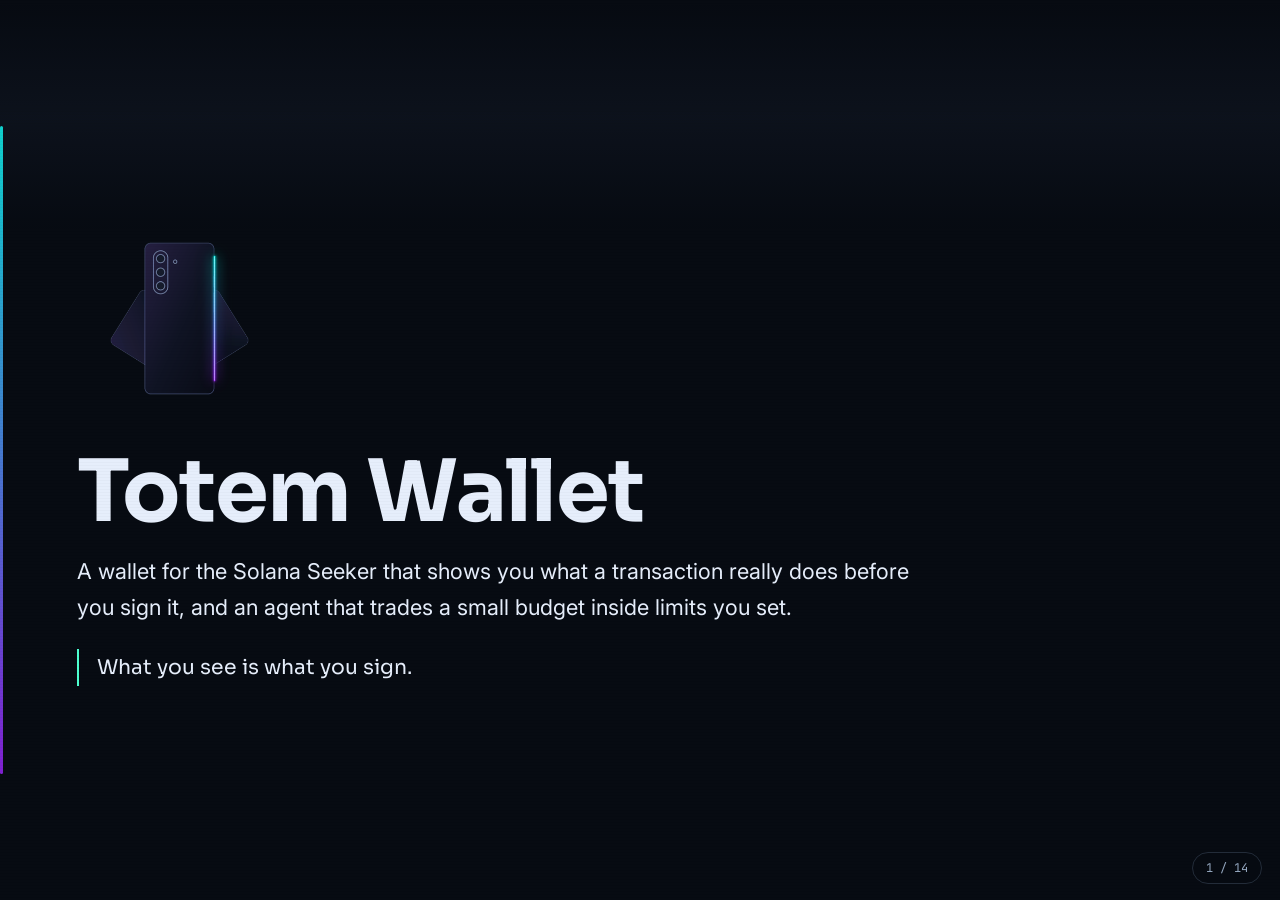
<file: index.html>
<!doctype html>
<html lang="en">
<head>
<meta charset="utf-8">
<meta name="viewport" content="width=device-width, initial-scale=1">
<title>Totem Wallet · Clock In</title>
<meta name="description" content="A Solana Seeker wallet that shows you what you sign, and an AI agent that trades from a capped budget inside a collar you set.">
<link rel="icon" href="img/mark.png">
<link rel="preconnect" href="https://fonts.googleapis.com">
<link rel="preconnect" href="https://fonts.gstatic.com" crossorigin>
<link rel="stylesheet" href="https://fonts.googleapis.com/css2?family=Sora:wght@400;600;700&family=Inter:wght@400;500;600&family=JetBrains+Mono:wght@400;700&display=swap">
<style>
  :root{
    --ground:#070B12; --ground2:#0E131A; --card:#141A24; --stroke:#232C39;
    --ink:#E6EEFB; --muted:#93A6BE; --mint:#4DFFD0; --cyan:#0BF5EC; --violet:#9524F3;
    --red:#FF5A6A; --amber:#FFC24B;
    --display:'Sora',system-ui,sans-serif; --body:'Inter',system-ui,sans-serif;
    --mono:'JetBrains Mono',ui-monospace,monospace;
  }
  *{box-sizing:border-box}
  html{scroll-behavior:smooth}
  body{
    margin:0;background:var(--ground);color:var(--ink);font-family:var(--body);
    -webkit-font-smoothing:antialiased;
  }
  .deck{scroll-snap-type:y mandatory;overflow-y:auto;height:100vh}
  section{
    scroll-snap-align:start;min-height:100vh;display:flex;align-items:center;
    padding:6vh clamp(20px,6vw,90px);position:relative;
  }
  .wrap{width:100%;max-width:1180px;margin:0 auto;display:grid;gap:clamp(24px,4vw,64px);align-items:center}
  .split{grid-template-columns:1fr minmax(240px,340px)}
  /* Un ritaglio largo, non un telefono intero: alla colonna stretta non si leggerebbe. */
  .split.detail{grid-template-columns:1fr minmax(300px,470px)}
  @media (max-width:860px){.split{grid-template-columns:1fr}}

  /* Il filo del marchio: sta sul bordo sinistro di ogni schermata, viola in basso
     e ciano in alto, come il bordo acceso del telefono nel logo. */
  section::before{
    content:"";position:absolute;left:0;top:14vh;bottom:14vh;width:3px;border-radius:3px;
    background:linear-gradient(to top,var(--violet),var(--cyan));opacity:.85;
  }
  .eyebrow{
    font-family:var(--mono);font-size:12px;letter-spacing:.22em;text-transform:uppercase;
    color:var(--mint);margin:0 0 18px;
  }
  h1{font-family:var(--display);font-weight:700;font-size:clamp(40px,7vw,86px);line-height:1.02;
     margin:0 0 18px;letter-spacing:-.02em;text-wrap:balance}
  h2{font-family:var(--display);font-weight:700;font-size:clamp(28px,4.2vw,50px);line-height:1.08;
     margin:0 0 20px;letter-spacing:-.015em;text-wrap:balance}
  p{font-size:clamp(15px,1.35vw,19px);line-height:1.62;color:var(--muted);margin:0 0 16px;max-width:62ch}
  p strong{color:var(--ink);font-weight:600}
  .lead{font-size:clamp(17px,1.7vw,23px);color:var(--ink)}
  ul{margin:0 0 16px;padding:0;list-style:none;max-width:62ch}
  li{position:relative;padding-left:22px;margin:0 0 12px;color:var(--muted);
     font-size:clamp(14px,1.25vw,17px);line-height:1.55}
  li::before{content:"";position:absolute;left:0;top:.62em;width:8px;height:2px;background:var(--mint)}
  li b{color:var(--ink);font-weight:600}

  .shot{width:100%;border-radius:22px;display:block;border:1px solid var(--stroke);
        box-shadow:0 30px 70px rgba(0,0,0,.55)}
  .mark{width:clamp(140px,16vw,210px);display:block;margin:0 0 30px}

  .figs{display:flex;flex-wrap:wrap;gap:clamp(18px,3vw,46px);margin:26px 0 0}
  .fig b{display:block;font-family:var(--display);font-weight:700;color:var(--mint);
         font-size:clamp(26px,3.4vw,40px);line-height:1;letter-spacing:-.02em}
  .fig span{display:block;font-size:13px;color:var(--muted);margin-top:8px;max-width:20ch}

  .quote{border-left:2px solid var(--mint);padding:2px 0 2px 18px;margin:24px 0 0;
         font-family:var(--display);font-size:clamp(16px,1.6vw,21px);color:var(--ink);max-width:56ch}
  .flag{display:inline-block;font-family:var(--mono);font-size:11px;letter-spacing:.16em;
        text-transform:uppercase;color:var(--ground);background:var(--mint);
        padding:5px 11px;border-radius:999px;margin:0 8px 10px 0;font-weight:700}
  .flag.warn{background:var(--amber)}
  .flag.bad{background:var(--red);color:#fff}

  .links{display:flex;flex-wrap:wrap;gap:12px;margin-top:26px}
  .links a{font-family:var(--mono);font-size:14px;color:var(--ink);text-decoration:none;
           border:1px solid var(--stroke);background:var(--card);border-radius:12px;
           padding:13px 18px;transition:border-color .15s}
  .links a:hover,.links a:focus-visible{border-color:var(--mint);outline:none}
  .links a span{color:var(--mint)}

  .pager{position:fixed;right:18px;bottom:16px;font-family:var(--mono);font-size:12px;
         color:var(--muted);background:rgba(7,11,18,.8);border:1px solid var(--stroke);
         border-radius:999px;padding:7px 13px;z-index:5}

  @media print{
    .deck{height:auto;overflow:visible}
    section{min-height:auto;page-break-after:always;padding:34px 40px}
    .pager{display:none}
    body{background:#fff;color:#111}
    h1,h2,p strong,li b,.quote{color:#111}
    p,li{color:#333}
    .shot{box-shadow:none}
  }
  @media (prefers-reduced-motion:reduce){html{scroll-behavior:auto}}

  /* ---- L'accensione, come il tema Phosphor dell'app ----------------------------
     L'app ha gia' un tema a tubo catodico: righe di scansione, una banda che scorre e
     un lampo (HaloSurface.kt). Qui quella stessa lingua apre ogni schermata: una riga
     al centro che si allarga fino ai bordi, con due fili che scappano in alto e in basso.
     Tutto parte da fermo e visibile: senza JavaScript la pagina si legge lo stesso. */
  .lit .wrap{animation:crt-open .52s cubic-bezier(.2,.8,.2,1) both}
  @keyframes crt-open{
    0%{clip-path:inset(49.6% 0);filter:brightness(3.4) saturate(.6)}
    58%{clip-path:inset(11% 0);filter:brightness(1.35)}
    100%{clip-path:inset(0);filter:none}
  }
  .lit .edge{animation:edge-out .5s ease-out both}
  .edge{position:absolute;left:0;right:0;height:1px;top:50%;opacity:0;pointer-events:none;
        background:linear-gradient(to right,transparent,var(--cyan),transparent)}
  .edge.down{background:linear-gradient(to right,transparent,var(--violet),transparent)}
  @keyframes edge-out{0%{opacity:.95;top:50%}80%{opacity:.7}100%{opacity:0;top:0}}
  .lit .edge.down{animation:edge-out-down .5s ease-out both}
  @keyframes edge-out-down{0%{opacity:.95;top:50%}80%{opacity:.7}100%{opacity:0;top:100%}}

  /* Il filo del marchio cresce dal centro quando la schermata entra. */
  section::before{transform:scaleY(0);transform-origin:50% 50%;transition:transform .62s cubic-bezier(.2,.8,.2,1) .08s}
  section.lit::before{transform:scaleY(1)}

  /* Il testo sale dopo, una riga alla volta: l'occhio segue l'ordine di lettura. */
  .lit .eyebrow,.lit h1,.lit h2,.lit p,.lit ul,.lit .figs,.lit .links,.lit .mark,.lit .shot{
    animation:rise .5s cubic-bezier(.2,.8,.2,1) both}
  @keyframes rise{from{opacity:0;transform:translateY(14px)}to{opacity:1;transform:none}}
  .lit .eyebrow{animation-delay:.10s} .lit .mark{animation-delay:.10s}
  .lit h1,.lit h2{animation-delay:.17s}
  .lit p{animation-delay:.24s} .lit ul{animation-delay:.28s}
  .lit .figs,.lit .links{animation-delay:.34s}
  .lit .shot{animation-delay:.20s}

  /* Il cursore che lampeggia dopo l'occhiello, come su un terminale. */
  .eyebrow::after{content:"";display:inline-block;width:.55em;height:1em;margin-left:.5em;
    background:var(--mint);vertical-align:-.15em;animation:blink 1.1s steps(1) infinite}
  @keyframes blink{50%{opacity:0}}

  /* Il vetro: righe di scansione fermissime e una banda che passa ogni tanto. */
  .glass{position:fixed;inset:0;pointer-events:none;z-index:4}
  .glass::before{content:"";position:absolute;inset:0;
    background:repeating-linear-gradient(to bottom,rgba(0,0,0,.34) 0 1px,transparent 1px 3px);
    animation:unsteady 7s steps(1) infinite;opacity:.055}
  @keyframes unsteady{0%,100%{opacity:.055}8%{opacity:.028}9%{opacity:.07}34%{opacity:.045}61%{opacity:.072}84%{opacity:.04}}
  .glass::after{content:"";position:absolute;left:0;right:0;height:26vh;
    background:linear-gradient(to bottom,transparent,rgba(150,180,255,.045),transparent);
    animation:roll 9s linear infinite}
  @keyframes roll{from{transform:translateY(-130%)}to{transform:translateY(560%)}}

  .shot{transition:transform .35s cubic-bezier(.2,.8,.2,1),border-color .35s,box-shadow .35s}
  .shot:hover{transform:translateY(-8px) scale(1.012);border-color:#3A4A5E;
              box-shadow:0 40px 90px rgba(0,0,0,.66)}

  @media (prefers-reduced-motion:reduce){
    .lit .wrap,.lit .edge,.lit .eyebrow,.lit h1,.lit h2,.lit p,.lit ul,.lit .figs,
    .lit .links,.lit .mark,.lit .shot{animation:none}
    section::before{transform:scaleY(1);transition:none}
    .glass{display:none} .eyebrow::after{animation:none;opacity:.6}
  }
  @media print{.glass{display:none} .edge{display:none} .eyebrow::after{display:none}
    .lit .wrap,.lit *{animation:none!important} section::before{transform:scaleY(1)}}
</style>
</head>
<body>
<div class="glass" aria-hidden="true"></div>
<main class="deck" id="deck">

  <section>
    <div class="wrap">
      <div>
        <img class="mark" src="img/mark.png" alt="The Totem mark: a Seeker seen from the back, its right edge lit.">
        <h1>Totem Wallet</h1>
        <p class="lead">A wallet for the Solana Seeker that shows you what a transaction really does
        before you sign it, and an agent that trades a small budget inside limits you set.</p>
        <p class="quote">What you see is what you sign.</p>
      </div>
    </div>
  </section>

  <section>
    <div class="wrap split detail">
      <div>
        <p class="eyebrow">01 · The problem</p>
        <h2>You see the amount. You do not see who gets it.</h2>
        <p>A wallet shows you a name, a number and a network fee, and a button that says Approve.
        What it does not show you is <strong>where the money actually goes</strong>. The addresses
        turn up later, in an explorer, once the transaction is already signed. If one of them
        belongs to someone who is robbing you, you learn it too late.</p>
        <p>It does not show what you are granting, either. An unlimited approval looks like an
        ordinary confirmation, and it keeps working until you go and revoke it.</p>
        <p>The Seed Vault signs whatever the wallet hands it. The hardware is not the weak part.
        The screen in front of it is.</p>
        <p><strong>So Totem puts the answer on that screen.</strong> Here is 1.5 SOL leaving,
        drawn as a map to the wallet that receives it, with that wallet named as a contact you
        already trust. The fee sits on its own line. Nothing is signed yet.</p>
      </div>
      <img class="shot" src="img/moneymap.jpg" alt="The money map before signing: you pay 1.5 SOL, an arrow from You to Alice, Alice marked as a trusted contact, and the network fee on its own line.">
    </div>
  </section>

  <section>
    <div class="wrap split">
      <div>
        <p class="eyebrow">02 · What a signature should show</p>
        <h2>Every wallet the money touches, before you sign</h2>
        <p>This is the screen that comes before the fingerprint. It is not a summary the app
        wrote: it is what the network says the transaction will do.</p>
        <ul>
          <li><b>Every address the money reaches</b>, drawn as a map, including the legs a swap
          spreads across several wallets.</li>
          <li><b>Who they are:</b> a contact of yours, an address you have paid before, or one
          you have never seen. Tap any of them to see what that wallet actually is.</li>
          <li><b>The fee on its own line</b>, so it is never mixed up with what you are sending.</li>
          <li><b>Look-alikes flagged:</b> an address that matches one of yours at the start and the
          end but differs in the middle is marked, because that is exactly how people get robbed.</li>
        </ul>
      </div>
      <img class="shot" src="img/preview.jpg" alt="The receipt before signing: you pay 1.5 SOL, a map from you to Alice, and Alice marked as a trusted contact.">
    </div>
  </section>

  <section>
    <div class="wrap split">
      <div>
        <p class="eyebrow">03 · The same screen, on an attack</p>
        <h2>It stops before the Seed Vault is asked</h2>
        <p>Here a dApp asks to drain the wallet. The receipt names the real amount and the real
        recipient, marks the address as known for draining wallets, and notes that you have never
        sent anything there before.</p>
        <p><strong>The signature is refused.</strong> The Seed Vault is never even asked, so there
        is no prompt to tap through by accident.</p>
        <p>Five attacks are built into the app and work with no dApp and no network: a drainer, a
        look-alike address, an unlimited approval, a state change between reading and signing, and
        an ordinary safe payment for comparison. Anyone can try them.</p>
      </div>
      <img class="shot" src="img/receipt.jpg" alt="The receipt on a drainer: minus 49.9 SOL, two severe risks, and the signature blocked.">
    </div>
  </section>

  <section>
    <div class="wrap split">
      <div>
        <p class="eyebrow">04 · ORE</p>
        <h2>The grid, read from the program itself</h2>
        <p>ORE is a game on Solana: a five by five grid, one round every minute. It is written in
        Steel, so there is no IDL to lean on. Totem decodes the program by hand and shows
        <strong>what a square really costs and what it can pay</strong>, before you put anything on it.</p>
        <ul>
          <li>The live round, the emptiest squares right now, and how many miners are on the grid.</li>
          <li>A Deploy or a Claim from any dApp appears in the receipt as what it is: a wager,
          with the squares and the SOL at stake.</li>
          <li>The agent can dig from its budget under the same limits, and bring the gains home in
          ORE when the budget closes.</li>
        </ul>
      </div>
      <img class="shot" src="img/ore.jpg" alt="The ORE five by five grid with the odds on every square, the live round and the miner count.">
    </div>
  </section>

  <section>
    <div class="wrap split">
      <div>
        <p class="eyebrow">05 · The agent</p>
        <h2>A budget of its own, and limits you write</h2>
        <p>You open a budget: a second key, made on the phone, with a cap in SOL and a date it
        ends. Your seed is never part of it. The agent looks for a coin every few minutes, checks
        it against the same gates the serious bots use, buys a slice, and sells at your target or
        your stop.</p>
        <p>You set the limits: <strong>how much per move, how much per day, how often, and above
        what amount it has to stop and ask for your fingerprint.</strong> Every move is measured by
        its simulated effect, not by what the agent says it is doing. Rules you write yourself can
        only close doors, never open them.</p>
        <p>And you can watch it: the open positions on charts with entry, target and stop drawn in,
        its reasoning typed out as it arrives, and a voice that says what it is doing.</p>
      </div>
      <img class="shot" src="img/agent.jpg" alt="The agent's live screen: the coin it holds on its chart with entry, target and stop, and its thoughts as they arrive.">
    </div>
  </section>

  <section>
    <div class="wrap split">
      <div>
        <p class="eyebrow">06 · An agent on your computer</p>
        <h2>It never holds a key. It has to prove what it is doing.</h2>
        <p>An agent running somewhere else hands the phone a transaction and a declaration: this
        is what I am about to do. Totem simulates the real bytes and compares the two.</p>
        <ul>
          <li>Every outflow has to be the one it declared, in the amount it declared.</li>
          <li>A swap has to actually bring back the token it promised.</li>
          <li>No delegation, authority change or durable nonce hidden anywhere in it.</li>
        </ul>
        <p>If the declaration and the effect do not match, the signature does not happen, and the
        screen lists which part did not match. It does not judge whether a trade is a good idea.
        It checks that the agent is telling the truth.</p>
      </div>
      <img class="shot" src="img/gate.jpg" alt="An agent's request blocked: it declared a swap, the transaction is a transfer, and Totem will not sign it.">
    </div>
  </section>

  <section>
    <div class="wrap split">
      <div>
        <p class="eyebrow">07 · Scout</p>
        <h2>What the other Seekers are doing, right now</h2>
        <p>The Genesis Token is one per device, so the crowd is real people holding a Seeker:
        <strong>120,520 wallets</strong>, enumerated once on chain, and about ten and a half
        thousand of them active enough to watch continuously.</p>
        <ul>
          <li><b>Live:</b> the buys and sells as they land, with the wallet behind each one.</li>
          <li><b>Buying, Holding, Whales:</b> what the crowd is picking up, what it actually holds,
          and who the big ones are. Tap any of them to see that wallet's moves drawn on the chart.</li>
          <li><b>Follow a wallet</b> and the phone tells you when it buys. The agent can mirror it.</li>
          <li><b>Buy from the feed</b> without leaving the row, with the same receipt as everywhere.</li>
        </ul>
        <p>And a number no balance shows: <strong>half of the active Seekers keep their SKR staked
        with the Guardians</strong>, about 39,962 each. Read straight from the staking program, with
        the yield measured from the share price: 15.4%, against the 21.25% you would get by deriving
        it from tokenomics.</p>
      </div>
      <img class="shot" src="img/scout.jpg" alt="Scout, Holding: what the 10,527 active Seekers hold, and the half of them who keep SKR staked, with the average each.">
    </div>
  </section>

  <section>
    <div class="wrap split">
      <div>
        <p class="eyebrow">08 · The market, inside the wallet</p>
        <h2>Every coin, its chart, and what yours would be worth</h2>
        <p>No jumping to a browser to look something up.</p>
        <ul>
          <li><b>Every coin</b>, ranked by market cap across every chain, searchable, each with its
          chart: from its pool on GeckoTerminal when it trades on Solana, from CoinGecko otherwise.</li>
          <li><b>What if it were as big as…</b> pick any other coin and see what one of yours would
          be worth at that market cap, and what your holding would be worth. Times two, ten, a hundred.</li>
          <li><b>Favourites</b> with their total, and a bell when something moves five percent.</li>
          <li><b>Bitcoin and Ethereum</b> as they really exist on Solana: the official bridged ones,
          not the copies.</li>
          <li><b>Realised profit and loss</b> per coin, worked out from your own receipts, and a
          card you can share.</li>
        </ul>
      </div>
      <img class="shot" src="img/market.jpg" alt="A coin in the market: its chart, and what it would be worth at Tether's, Ethereum's and Bitcoin's market cap.">
    </div>
  </section>

  <section>
    <div class="wrap split">
      <div>
        <p class="eyebrow">09 · Money in a link</p>
        <h2>Pay someone who has no wallet at all</h2>
        <p>Totem makes a small throwaway wallet, puts the amount inside it, and hands you a link.
        Send it however you like: a message, a chat, a piece of paper.</p>
        <p>Whoever opens it takes the money, and if they have no wallet the link opens a page that
        works anyway. Nothing was taken? The list of open gifts shows it, and you take it back.</p>
        <p>The honest part is written on the screen: the link carries the key, so the first person
        who opens it gets the money. In exchange it works with anybody, over anything, with no
        address and no app on the other side.</p>
      </div>
      <img class="shot" src="img/gift.jpg" alt="Send money with a link: the amount, and the warning that whoever has the link has the money.">
    </div>
  </section>

  <section>
    <div class="wrap split">
      <div>
        <p class="eyebrow">10 · Pay by touch</p>
        <h2>The things only a Seeker can do</h2>
        <ul>
          <li><b>Get paid by touch.</b> The phone behaves like a payment card: the other person
          holds theirs against it and pays.</li>
          <li><b>A sticker.</b> Write a payment request onto a blank NFC tag costing a few cents,
          and stick it on a counter. Anyone who taps it with any wallet gets the payment ready.
          Lock it and nobody can rewrite it.</li>
          <li><b>Contacts by touch.</b> Two phones touch and save each other, each card signed by
          the phone's own key. From then on, a look-alike address has nothing to grab onto.</li>
          <li><b>Proof of payment.</b> After a payment the phone makes a QR it has signed itself.
          Another phone reads it and confirms the amount and the recipient, with no explorer and no
          network at all.</li>
        </ul>
      </div>
      <img class="shot" src="img/nfc.jpg" alt="Tap to be paid: the amount, then the two phones back to back.">
    </div>
  </section>

  <section>
    <div class="wrap split">
      <div>
        <p class="eyebrow">11 · Swaps and bridges</p>
        <h2>Out of the public queue, and across two hundred chains</h2>
        <ul>
          <li><b>Swaps go out privately</b> through Jupiter Ultra, past the bots that read the
          public queue, with the route and the slippage chosen from how volatile the coin actually is.</li>
          <li><b>Orders that live on chain:</b> sell at a target, buy below a price, buy in rounds.
          They fire with the phone switched off.</li>
          <li><b>A bridge to more than two hundred chains</b> with no account, and the receipt
          first, like everything else.</li>
          <li><b>A private send</b> from Solana to Solana through the same bridge, with an honest
          line about what it does and does not hide. It is not a mixer, and the app says so.</li>
        </ul>
      </div>
      <img class="shot" src="img/bridge.jpg" alt="The bridge: SOL or USDC from Solana to another chain, through RocketX, with the chain picked and the order explained.">
    </div>
  </section>

  <section>
    <div class="wrap split">
      <div>
        <p class="eyebrow">12 · It stays with you</p>
        <h2>A widget, and a face that follows you over any app</h2>
        <p>Most of what matters happens when the app is closed.</p>
        <ul>
          <li><b>A widget on the home screen</b> with the wallet's health score, the balance, and
          what is worth fixing. It refreshes without opening the app.</li>
          <li><b>A small face that floats over any app,</b> draggable anywhere, showing the agent's
          work, the budget, the health or the coin you care about. You pick which.</li>
          <li><b>Notifications that carry a picture</b> of where each coin sits between its stop and
          its target, with Sell now and Stop on the notification itself.</li>
          <li><b>It audits itself:</b> approvals you forgot, rent locked in dead accounts, and pool
          fees nobody ever collected on Orca, Raydium and Meteora, found straight from the chain
          with no key of yours.</li>
        </ul>
      </div>
      <img class="shot" src="img/companion.jpg" alt="The floating companion open over the wallet, showing the agent and the health score.">
    </div>
  </section>

  <section>
    <div class="wrap">
      <div>
        <p class="eyebrow">13 · Try it</p>
        <h2>All of this runs on mainnet today</h2>
        <p>Not a port and not a mockup. The repository starts on 11 September 2026, during the
        hackathon, and everything in it is new: Kotlin and Jetpack Compose, a safety core in pure
        Kotlin with 237 tests of its own, and an attacker dApp shipped in the repo so anyone can try the
        defences for themselves.</p>
        <div class="figs">
          <div class="fig"><b>412</b><span>unit tests, core and app</span></div>
          <div class="fig"><b>306</b><span>commits since 11 September</span></div>
          <div class="fig"><b>0</b><span>seed keys the app can see</span></div>
        </div>
        <div class="links">
          <a href="https://github.com/DuckerForge/totem-wallet"><span>Code</span> · github.com/DuckerForge/totem-wallet</a>
          <a href="https://github.com/DuckerForge/totem-wallet/releases/download/v1.1-clockin/TotemWallet-v1.1-clockin.apk"><span>APK</span> · signed release, 8.7 MB</a>
          <a href="https://github.com/DuckerForge/totem-wallet/releases/download/v1.1-clockin/totem-tour.mp4"><span>Film</span> · the tour, 3:54</a>
        </div>
        <p class="quote">Receipt before signature. Everywhere. On a dApp, on a Blink, on a bridge,
        on the grid, and on everything the agent does.</p>
      </div>
    </div>
  </section>

</main>
<div class="pager" id="pager" aria-live="polite">1 / 10</div>
<script>
  // Le frecce e lo spazio sfogliano, come ci si aspetta da una presentazione. Lo scorrimento
  // normale continua a funzionare: e' la stessa pagina, non una finta.
  const deck = document.getElementById('deck');
  const slides = [...deck.querySelectorAll('section')];
  const pager = document.getElementById('pager');
  let at = 0;

  // I due fili che scappano ai bordi quando la schermata si accende. Aggiunti da qui e non
  // scritti nel corpo della pagina: senza JavaScript non servono a niente e non devono esserci.
  slides.forEach(s => {
    for (const cls of ['edge', 'edge down']) {
      const e = document.createElement('i'); e.className = cls; e.setAttribute('aria-hidden', 'true');
      s.appendChild(e);
    }
  });

  const go = i => { at = Math.max(0, Math.min(slides.length - 1, i));
                    slides[at].scrollIntoView({behavior:'smooth', block:'start'}); };
  addEventListener('keydown', e => {
    if (['ArrowRight','ArrowDown','PageDown',' '].includes(e.key)) { e.preventDefault(); go(at + 1); }
    if (['ArrowLeft','ArrowUp','PageUp'].includes(e.key)) { e.preventDefault(); go(at - 1); }
    if (e.key === 'Home') { e.preventDefault(); go(0); }
    if (e.key === 'End') { e.preventDefault(); go(slides.length - 1); }
  });

  // Il numero in basso segue quello che si vede davvero, anche scorrendo col dito, e la
  // schermata si accende una volta sola: riaccendersi a ogni passaggio diventa un tic.
  const seen = new IntersectionObserver(es => {
    es.forEach(e => {
      if (!e.isIntersecting) return;
      at = slides.indexOf(e.target);
      pager.textContent = (at + 1) + ' / ' + slides.length;
      if (!e.target.classList.contains('lit')) e.target.classList.add('lit');
    });
  }, {threshold: .45});
  slides.forEach(s => seen.observe(s));
</script>
</body>
</html>
</file>
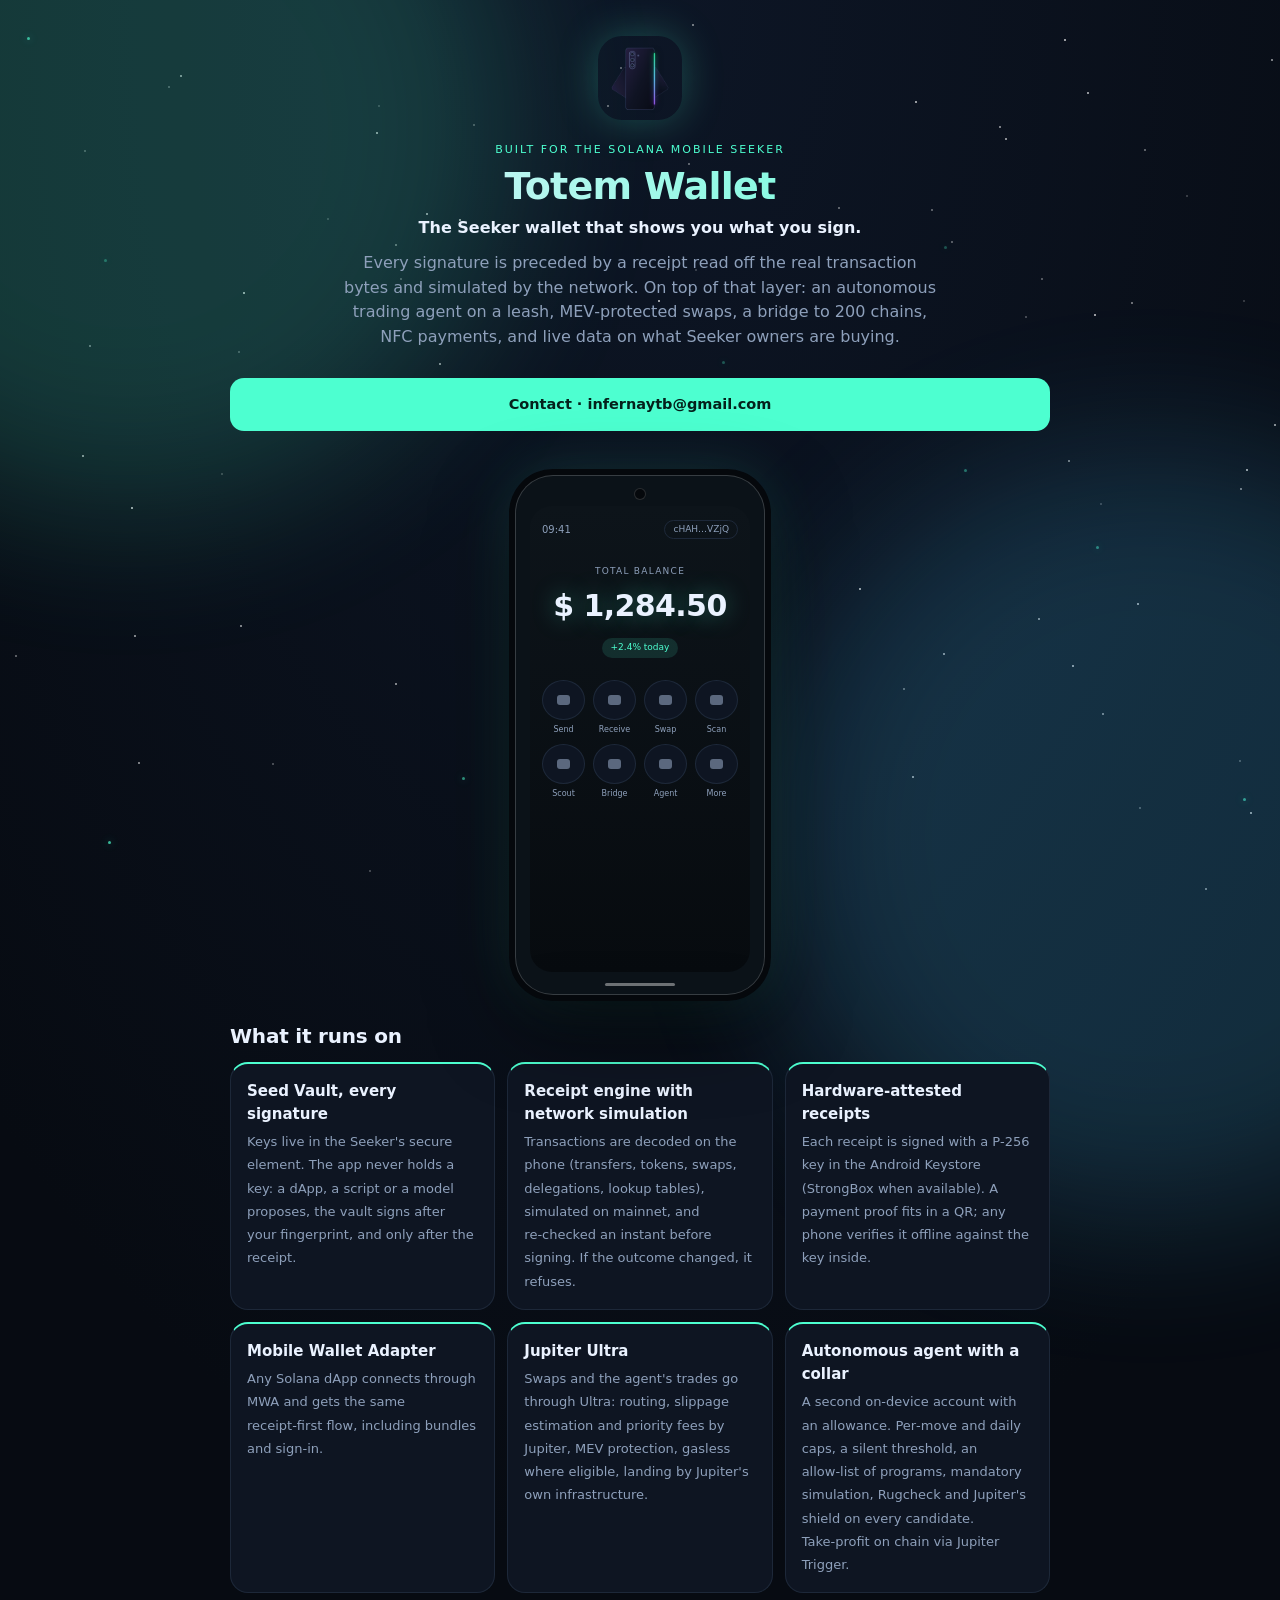
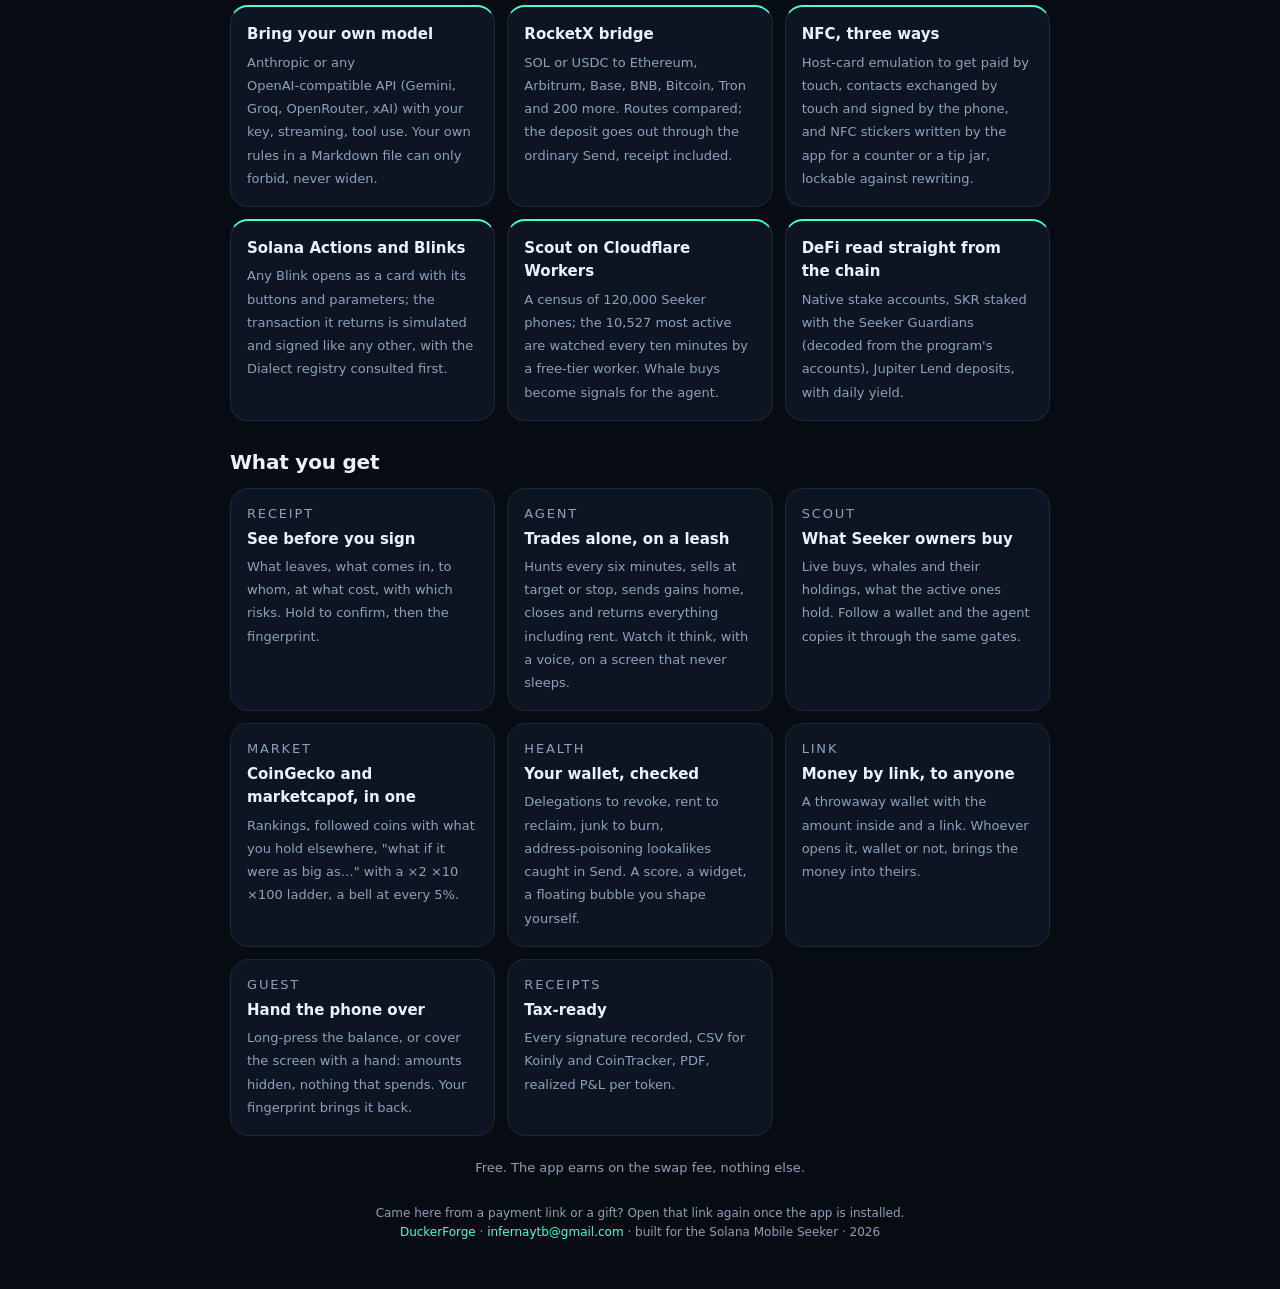
<file: web/apex/index.html>
<!doctype html>
<html lang="en">
<head>
<meta charset="utf-8">
<meta name="viewport" content="width=device-width, initial-scale=1, viewport-fit=cover">
<title>Totem Wallet · the Solana Seeker wallet that shows you what you sign</title>
<meta name="description" content="A Solana wallet built for the Seeker phone: hardware-signed receipts before every signature, an autonomous trading agent on a leash, Jupiter Ultra, a bridge to 200 chains, NFC payments, and Scout, live data on what Seeker owners buy.">
<meta name="theme-color" content="#070b12">
<link rel="icon" href="icon.png">
<link rel="stylesheet" href="style.css">
<style>
  main { max-width: 820px; }
  .hero { text-align: center; padding: 8px 0 18px; }
  .hero img { width: 84px; height: 84px; border-radius: 24px; box-shadow: 0 0 40px rgba(77,255,208,.25); }
  .eyebrow { font-size: 11px; letter-spacing: .18em; text-transform: uppercase; color: var(--mint); margin-top: 14px; }
  .hero h1 { font-size: 38px; letter-spacing: -.02em; margin: 8px 0 8px; line-height: 1.1; }
  .hero .lede { color: var(--muted); font-size: 16px; max-width: 600px; margin: 0 auto; }
  .btns { display: flex; gap: 10px; justify-content: center; flex-wrap: wrap; margin-top: 18px; }
  h2 { font-size: 20px; margin: 26px 0 10px; letter-spacing: -.01em; }
  .tech { display: grid; grid-template-columns: repeat(auto-fit, minmax(230px, 1fr)); gap: 12px; }
  .t { background: var(--card); border: 1px solid var(--stroke); border-radius: 18px; padding: 16px; border-top: 2px solid var(--mint); }
  .t b { display: block; font-size: 15px; margin-bottom: 4px; }
  .t span { color: var(--muted); font-size: 13px; line-height: 1.45; }
  .grid { display: grid; grid-template-columns: repeat(auto-fit, minmax(230px, 1fr)); gap: 12px; }
  .ace { background: var(--card); border: 1px solid var(--stroke); border-radius: 18px; padding: 16px; }
  .ace b { display: block; font-size: 15px; margin-bottom: 4px; }
  .ace span { color: var(--muted); font-size: 13px; line-height: 1.45; }
  .k { font-size: 11px; letter-spacing: .14em; text-transform: uppercase; color: var(--cyan); display: block; margin-bottom: 4px; }
  .truth { margin: 22px 0 0; color: var(--muted); font-size: 13px; text-align: center; }
  footer { margin-top: 26px; color: var(--muted); font-size: 12px; text-align: center; }
  footer a { color: var(--mint); text-decoration: none; }

  /* ---- the sky behind everything: the same stars as the door ---- */
  body { position: relative; overflow-x: hidden; }
  #sky { position: fixed; inset: 0; z-index: -1; pointer-events: none; }
  #sky i { position: absolute; width: 2px; height: 2px; border-radius: 50%; background: #fff; opacity: .4; animation: tw 3.6s ease-in-out infinite; }
  #sky i.b { width: 3px; height: 3px; box-shadow: 0 0 8px rgba(77,255,208,.8); background: var(--mint); }
  @keyframes tw { 0%,100% { opacity: .12; transform: scale(1) } 50% { opacity: .9; transform: scale(1.6) } }
  .neb { position: fixed; z-index: -1; width: 60vw; height: 60vw; border-radius: 50%; filter: blur(80px); opacity: .18; pointer-events: none; }
  .neb.a { background: var(--mint); top: -20vw; left: -20vw; animation: drift 24s ease-in-out infinite alternate; }
  .neb.b { background: var(--cyan); bottom: -25vw; right: -20vw; animation: drift 30s ease-in-out infinite alternate-reverse; }
  @keyframes drift { from { transform: translate(0,0) } to { transform: translate(8vw, 6vw) } }
  .hero h1 { background: linear-gradient(90deg, var(--ink), var(--mint) 55%, var(--ink)); background-size: 200% 100%; -webkit-background-clip: text; background-clip: text; color: transparent; animation: sheen 6s linear infinite; }
  @keyframes sheen { from { background-position: 200% 0 } to { background-position: -200% 0 } }

  /* ---- the phone: a Seeker with the app on its screen ---- */
  .phone-wrap { display: flex; justify-content: center; margin: 26px 0 6px; perspective: 1200px; }
  .phone { width: 250px; height: 520px; border-radius: 38px; background: #0b1218; border: 1px solid rgba(255,255,255,.18); box-shadow: 0 0 0 6px #05080c, 0 30px 80px rgba(0,0,0,.6), 0 0 60px rgba(77,255,208,.18); position: relative; overflow: hidden; animation: hover 7s ease-in-out infinite; transform-style: preserve-3d; }
  @keyframes hover { 0%,100% { transform: rotateY(-8deg) rotateX(4deg) translateY(0) } 50% { transform: rotateY(6deg) rotateX(-3deg) translateY(-8px) } }
  .phone .cam { position: absolute; top: 12px; left: 50%; transform: translateX(-50%); width: 12px; height: 12px; border-radius: 50%; background: #05080c; border: 1px solid rgba(255,255,255,.15); }
  .phone .scr { position: absolute; inset: 30px 14px 22px; border-radius: 22px; background: linear-gradient(180deg, #0d141a, #070b0f); padding: 14px 12px; font-size: 11px; color: var(--muted); overflow: hidden; }
  .scr .top { display: flex; justify-content: space-between; align-items: center; font-size: 10px; }
  .scr .chip { border: 1px solid var(--stroke); border-radius: 999px; padding: 2px 8px; font-size: 9px; }
  .scr .lbl { margin-top: 26px; font-size: 9px; letter-spacing: .14em; text-transform: uppercase; text-align: center; }
  .scr .tot { text-align: center; font-size: 30px; font-weight: 700; color: var(--ink); margin-top: 4px; letter-spacing: -.02em; text-shadow: 0 0 24px rgba(77,255,208,.35); }
  .scr .pill { margin: 8px auto 0; width: max-content; font-size: 9px; color: var(--mint); background: rgba(77,255,208,.12); border-radius: 999px; padding: 3px 9px; }
  .scr .acts { display: grid; grid-template-columns: repeat(4, 1fr); gap: 8px; margin-top: 22px; }
  .scr .acts i { display: block; height: 40px; border-radius: 50%; border: 1px solid var(--stroke); background: var(--card); position: relative; }
  .scr .acts i::after { content: ""; position: absolute; inset: 14px; border-radius: 3px; background: var(--muted); opacity: .6; }
  .scr .acts b { display: block; font-size: 8px; font-weight: 400; text-align: center; margin-top: 4px; color: var(--muted); }
  .scr .rc { position: absolute; left: 12px; right: 12px; bottom: 14px; background: #05080b; border: 1px solid rgba(77,255,208,.35); border-radius: 12px; padding: 9px 10px; font-family: ui-monospace, Menlo, monospace; font-size: 9.5px; color: #c6d0d8; transform: translateY(140%); animation: rise 9s ease-in-out infinite; box-shadow: 0 -10px 40px rgba(0,0,0,.5); }
  .scr .rc .r { display: flex; justify-content: space-between; padding: 2px 0; border-bottom: 1px dashed rgba(255,255,255,.07); }
  .scr .rc .neg { color: var(--red) } .scr .rc .pos { color: var(--mint) } .scr .rc .w { color: var(--amber) }
  .scr .rc .hold { margin-top: 8px; height: 22px; border-radius: 999px; background: linear-gradient(90deg, var(--mint) 0%, var(--mint) var(--p, 0%), rgba(77,255,208,.15) var(--p, 0%)); color: #05080c; font-size: 9px; font-weight: 700; display: flex; align-items: center; justify-content: center; animation: fillup 9s ease-in-out infinite; }
  @keyframes rise { 0%, 20% { transform: translateY(140%) } 32%, 82% { transform: translateY(0) } 94%, 100% { transform: translateY(140%) } }
  @keyframes fillup { 0%, 45% { --p: 0% } 75%, 82% { --p: 100% } 100% { --p: 0% } }
  @property --p { syntax: '<percentage>'; inherits: false; initial-value: 0%; }
  .scr .ring { position: absolute; left: 50%; top: 50%; width: 10px; height: 10px; border-radius: 50%; border: 2px solid var(--mint); transform: translate(-50%,-50%) scale(1); opacity: 0; animation: ringout 9s ease-out infinite; }
  @keyframes ringout { 0%, 80% { opacity: 0; transform: translate(-50%,-50%) scale(1) } 84% { opacity: .9 } 100% { opacity: 0; transform: translate(-50%,-50%) scale(28) } }
  .phone .bar { position: absolute; left: 50%; bottom: 8px; transform: translateX(-50%); width: 70px; height: 3px; border-radius: 3px; background: rgba(255,255,255,.4); }

  /* ---- cards: arrive as you scroll, glow when touched ---- */
  .t, .ace { opacity: 0; transform: translateY(14px); transition: opacity .6s ease, transform .6s ease, border-color .25s, box-shadow .25s; }
  .t.in, .ace.in { opacity: 1; transform: none; }
  .t:hover, .ace:hover { border-color: rgba(77,255,208,.45); box-shadow: 0 0 30px rgba(77,255,208,.12); }
</style>
</head>
<body>
<main>
  <div class="hero">
    <img src="icon.png" alt="">
    <div class="eyebrow">Built for the Solana Mobile Seeker</div>
    <h1>Totem Wallet</h1>
    <p class="lede" style="margin-bottom:10px"><b style="color:var(--ink)">The Seeker wallet that shows you what you sign.</b></p>
    <p class="lede">Every signature is preceded by a receipt read off the real transaction bytes and simulated by the network. On top of that layer: an autonomous trading agent on a leash, MEV‑protected swaps, a bridge to 200 chains, NFC payments, and live data on what Seeker owners are buying.</p>
    <div class="btns">
      <a class="btn primary" href="mailto:infernaytb@gmail.com">Contact · infernaytb@gmail.com</a>
    </div>
  </div>

  <div class="phone-wrap">
    <div class="phone">
      <div class="cam"></div>
      <div class="scr">
        <div class="top"><span>09:41</span><span class="chip">cHAH…VZjQ</span></div>
        <div class="lbl">Total balance</div>
        <div class="tot" id="tot">$ 0.00</div>
        <div class="pill">+2.4% today</div>
        <div class="acts">
          <span><i></i><b>Send</b></span><span><i></i><b>Receive</b></span><span><i></i><b>Swap</b></span><span><i></i><b>Scan</b></span>
          <span><i></i><b>Scout</b></span><span><i></i><b>Bridge</b></span><span><i></i><b>Agent</b></span><span><i></i><b>More</b></span>
        </div>
        <div class="ring"></div>
        <div class="rc">
          <div class="r"><span>Out</span><span class="neg">−0.0377 SOL</span></div>
          <div class="r"><span>In</span><span class="pos">+3,204.92 ALL</span></div>
          <div class="r"><span>To</span><span>Jupiter Ultra · MEV</span></div>
          <div class="r"><span>Risk</span><span class="w">new recipient</span></div>
          <div class="hold">Hold to sign</div>
        </div>
      </div>
      <div class="bar"></div>
    </div>
  </div>

  <h2>What it runs on</h2>
  <div class="tech">
    <div class="t"><b>Seed Vault, every signature</b><span>Keys live in the Seeker's secure element. The app never holds a key: a dApp, a script or a model proposes, the vault signs after your fingerprint, and only after the receipt.</span></div>
    <div class="t"><b>Receipt engine with network simulation</b><span>Transactions are decoded on the phone (transfers, tokens, swaps, delegations, lookup tables), simulated on mainnet, and re‑checked an instant before signing. If the outcome changed, it refuses.</span></div>
    <div class="t"><b>Hardware‑attested receipts</b><span>Each receipt is signed with a P‑256 key in the Android Keystore (StrongBox when available). A payment proof fits in a QR; any phone verifies it offline against the key inside.</span></div>
    <div class="t"><b>Mobile Wallet Adapter</b><span>Any Solana dApp connects through MWA and gets the same receipt‑first flow, including bundles and sign‑in.</span></div>
    <div class="t"><b>Jupiter Ultra</b><span>Swaps and the agent's trades go through Ultra: routing, slippage estimation and priority fees by Jupiter, MEV protection, gasless where eligible, landing by Jupiter's own infrastructure.</span></div>
    <div class="t"><b>Autonomous agent with a collar</b><span>A second on‑device account with an allowance. Per‑move and daily caps, a silent threshold, an allow‑list of programs, mandatory simulation, Rugcheck and Jupiter's shield on every candidate. Take‑profit on chain via Jupiter Trigger.</span></div>
    <div class="t"><b>Bring your own model</b><span>Anthropic or any OpenAI‑compatible API (Gemini, Groq, OpenRouter, xAI) with your key, streaming, tool use. Your own rules in a Markdown file can only forbid, never widen.</span></div>
    <div class="t"><b>RocketX bridge</b><span>SOL or USDC to Ethereum, Arbitrum, Base, BNB, Bitcoin, Tron and 200 more. Routes compared; the deposit goes out through the ordinary Send, receipt included.</span></div>
    <div class="t"><b>NFC, three ways</b><span>Host‑card emulation to get paid by touch, contacts exchanged by touch and signed by the phone, and NFC stickers written by the app for a counter or a tip jar, lockable against rewriting.</span></div>
    <div class="t"><b>Solana Actions and Blinks</b><span>Any Blink opens as a card with its buttons and parameters; the transaction it returns is simulated and signed like any other, with the Dialect registry consulted first.</span></div>
    <div class="t"><b>Scout on Cloudflare Workers</b><span>A census of 120,000 Seeker phones; the 10,527 most active are watched every ten minutes by a free‑tier worker. Whale buys become signals for the agent.</span></div>
    <div class="t"><b>DeFi read straight from the chain</b><span>Native stake accounts, SKR staked with the Seeker Guardians (decoded from the program's accounts), Jupiter Lend deposits, with daily yield.</span></div>
  </div>

  <h2>What you get</h2>
  <div class="grid">
    <div class="ace"><span class="k">Receipt</span><b>See before you sign</b><span>What leaves, what comes in, to whom, at what cost, with which risks. Hold to confirm, then the fingerprint.</span></div>
    <div class="ace"><span class="k">Agent</span><b>Trades alone, on a leash</b><span>Hunts every six minutes, sells at target or stop, sends gains home, closes and returns everything including rent. Watch it think, with a voice, on a screen that never sleeps.</span></div>
    <div class="ace"><span class="k">Scout</span><b>What Seeker owners buy</b><span>Live buys, whales and their holdings, what the active ones hold. Follow a wallet and the agent copies it through the same gates.</span></div>
    <div class="ace"><span class="k">Market</span><b>CoinGecko and marketcapof, in one</b><span>Rankings, followed coins with what you hold elsewhere, "what if it were as big as…" with a ×2 ×10 ×100 ladder, a bell at every 5%.</span></div>
    <div class="ace"><span class="k">Health</span><b>Your wallet, checked</b><span>Delegations to revoke, rent to reclaim, junk to burn, address‑poisoning lookalikes caught in Send. A score, a widget, a floating bubble you shape yourself.</span></div>
    <div class="ace"><span class="k">Link</span><b>Money by link, to anyone</b><span>A throwaway wallet with the amount inside and a link. Whoever opens it, wallet or not, brings the money into theirs.</span></div>
    <div class="ace"><span class="k">Guest</span><b>Hand the phone over</b><span>Long‑press the balance, or cover the screen with a hand: amounts hidden, nothing that spends. Your fingerprint brings it back.</span></div>
    <div class="ace"><span class="k">Receipts</span><b>Tax‑ready</b><span>Every signature recorded, CSV for Koinly and CoinTracker, PDF, realized P&amp;L per token.</span></div>
  </div>

  <p class="truth">Free. The app earns on the swap fee, nothing else.</p>
  <footer><span>Came here from a payment link or a gift? Open that link again once the app is installed.</span><br><a href="https://github.com/DuckerForge">DuckerForge</a> · <a href="mailto:infernaytb@gmail.com">infernaytb@gmail.com</a> · built for the Solana Mobile Seeker · 2026</footer>
</main>
<div id="sky"></div><div class="neb a"></div><div class="neb b"></div>
<script>
  // Stars, three depths, a few in the accent.
  const sky = document.getElementById('sky');
  for (let i = 0; i < 90; i++) { const e = document.createElement('i'); if (i % 9 === 0) e.className = 'b'; e.style.left = Math.random()*100+'%'; e.style.top = Math.random()*100+'%'; e.style.animationDelay = (Math.random()*3.6)+'s'; e.style.opacity = (0.2+Math.random()*0.6); sky.appendChild(e); }
  // Cards arrive as you scroll.
  const io = new IntersectionObserver(es => es.forEach(x => { if (x.isIntersecting) { x.target.classList.add('in'); io.unobserve(x.target); } }), { threshold: .12 });
  document.querySelectorAll('.t, .ace').forEach((el, i) => { el.style.transitionDelay = (i % 4) * 70 + 'ms'; io.observe(el); });
  // The balance on the phone counts up, then breathes.
  const tot = document.getElementById('tot'); const target = 1284.5; let t0 = null;
  function count(ts) { if (!t0) t0 = ts; const k = Math.min(1, (ts - t0) / 1600); const v = target * (1 - Math.pow(1 - k, 3)); tot.textContent = '$ ' + v.toLocaleString('en-US', { minimumFractionDigits: 2, maximumFractionDigits: 2 }); if (k < 1) requestAnimationFrame(count); }
  requestAnimationFrame(count);
</script>
</body>
</html>
</file>
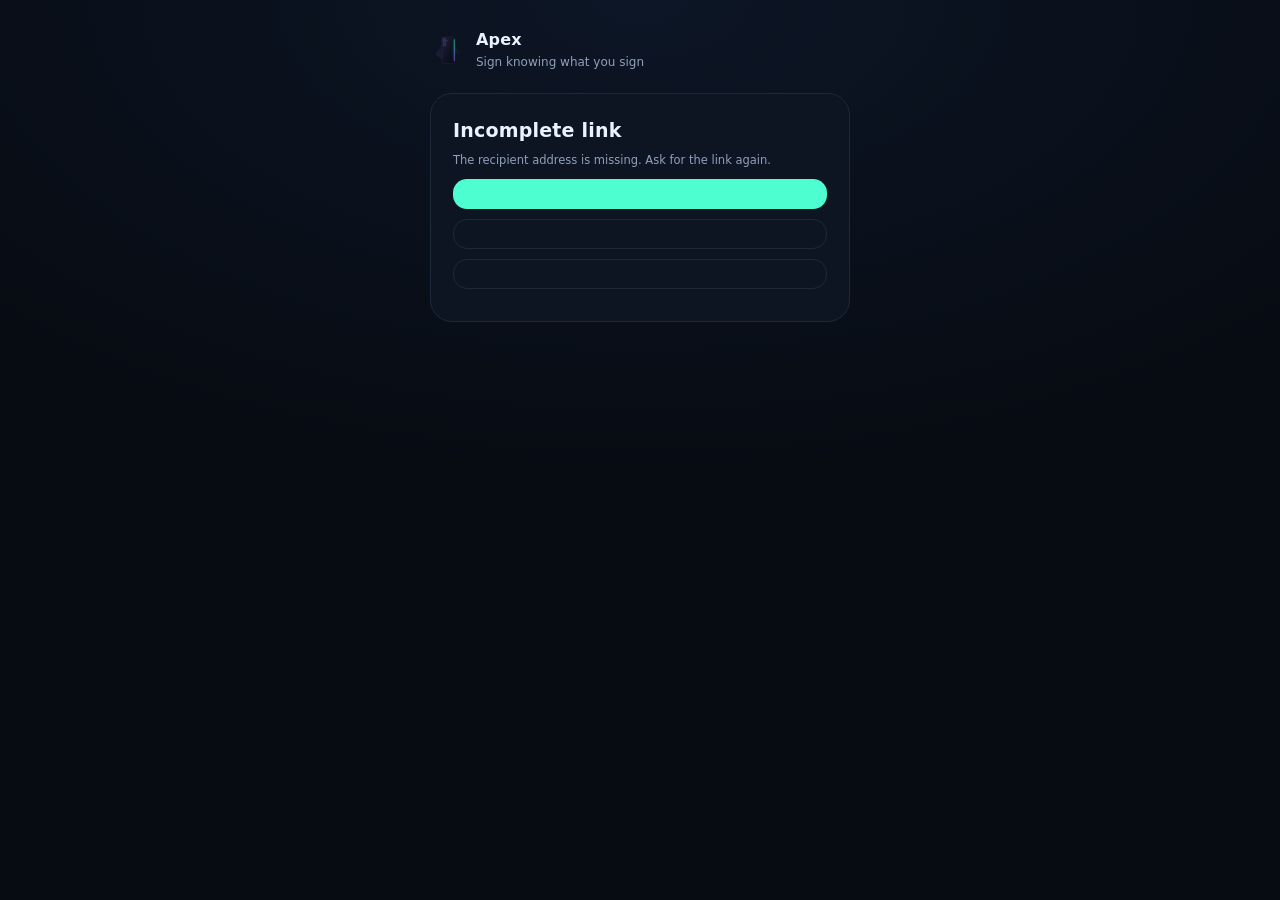
<file: web/apex/p/index.html>
<!doctype html>
<html lang="it">
<head>
<meta charset="utf-8">
<meta name="viewport" content="width=device-width, initial-scale=1, viewport-fit=cover">
<title>Richiesta di pagamento · Apex</title>
<meta name="theme-color" content="#070b12">
<link rel="icon" href="../icon.png">
<link rel="stylesheet" href="../style.css">
</head>
<body>
<main>
  <div class="brand" id="brand"></div>

  <div class="card" id="card">
    <h1 id="title"></h1>
    <div class="amount" id="amount" hidden></div>
    <p class="note" id="note" hidden></p>
    <p class="small" id="whoLabel"></p>
    <p class="who" id="who"></p>
    <a class="btn primary" id="open" href="#"></a>
    <p class="warn" id="missed" hidden></p>
    <button class="btn ghost" id="copy"></button>
    <a class="btn ghost" id="get" href=""></a>
    <p class="small" id="foot"></p>
  </div>
</main>

<script src="../i18n.js"></script>
<script>
(function () {
  brand(T('Firma sapendo cosa firmi', 'Sign knowing what you sign'));

  const q = new URLSearchParams(location.search);
  const to = (q.get('to') || '').trim();
  const amount = q.get('amount');
  const message = q.get('message');
  const label = q.get('label');
  const mint = q.get('spl-token');

  const $ = (id) => document.getElementById(id);

  if (!to) {
    $('title').textContent = T('Link incompleto', 'Incomplete link');
    $('whoLabel').textContent = T('Manca l’indirizzo di chi riceve. Chiedi che te lo rimandino.',
                                  'The recipient address is missing. Ask for the link again.');
    $('open').hidden = true; $('get').hidden = true;
    return;
  }

  const unit = mint ? 'token' : 'SOL';
  $('title').textContent = label
    ? T(label + ' ti chiede un pagamento', label + ' is asking you to pay')
    : T('Ti stanno chiedendo un pagamento', 'Someone is asking you to pay');

  if (amount) {
    $('amount').hidden = false;
    showAmount($('amount'), amount, unit);
  } else {
    $('title').textContent = T('Il tuo indirizzo per essere pagato', 'An address to pay');
  }

  if (message) { $('note').hidden = false; $('note').textContent = '“' + message + '”'; }

  $('whoLabel').textContent = T('I soldi vanno a questo indirizzo Solana:', 'The money goes to this Solana address:');
  $('who').textContent = to;

  // The same request in the form every Solana wallet already understands.
  let pay = 'solana:' + to;
  const params = [];
  if (amount) params.push('amount=' + encodeURIComponent(amount));
  if (message) params.push('message=' + encodeURIComponent(message));
  if (label) params.push('label=' + encodeURIComponent(label));
  if (mint) params.push('spl-token=' + encodeURIComponent(mint));
  if (params.length) pay += '?' + params.join('&');

  $('open').textContent = T('Apri col mio portafoglio', 'Open with my wallet');
  $('open').href = pay;

  // A solana: link that nobody handles fails silently — the browser simply stays
  // put and the person is left wondering. If we are still on this page a moment
  // after the tap, no wallet answered, and saying so beats saying nothing.
  $('open').addEventListener('click', function () {
    $('missed').hidden = true;
    setTimeout(function () {
      if (document.visibilityState === 'visible' && document.hasFocus()) {
        $('missed').hidden = false;
        $('missed').textContent = T(
          'Nessun portafoglio ha risposto. Se ne hai uno, aprilo e incolla l’indirizzo qui sotto; se non ce l’hai, scarica Apex.',
          'No wallet answered. If you have one, open it and paste the address below; if you have none, get Apex.');
      }
    }, 1500);
  });

  // Works with no wallet at all: the address by hand is always a way through.
  $('copy').textContent = T('Copia l’indirizzo', 'Copy the address');
  $('copy').addEventListener('click', async function () {
    const done = T('Indirizzo copiato', 'Address copied');
    try {
      await navigator.clipboard.writeText(to);
      $('copy').textContent = done;
    } catch (e) {
      // Clipboard is blocked on insecure or unfocused contexts: select it instead.
      const r = document.createRange();
      r.selectNodeContents($('who'));
      const sel = getSelection();
      sel.removeAllRanges();
      sel.addRange(r);
      $('copy').textContent = T('Selezionato: tieni premuto e copia', 'Selected: long-press and copy');
    }
    setTimeout(function () { $('copy').textContent = T('Copia l’indirizzo', 'Copy the address'); }, 2500);
  });
  $('get').textContent = T('Non ho un portafoglio · scarica Apex', 'No wallet yet · get Apex');
  $('get').href = APK;
  $('foot').textContent = T(
    'Questa pagina non tocca i tuoi soldi e non può muovere niente: passa la richiesta al portafoglio, che te la fa vedere e firmare.',
    'This page never touches your money and cannot move anything: it hands the request to your wallet, which shows it to you before you sign.');
})();
</script>
</body>
</html>
</file>
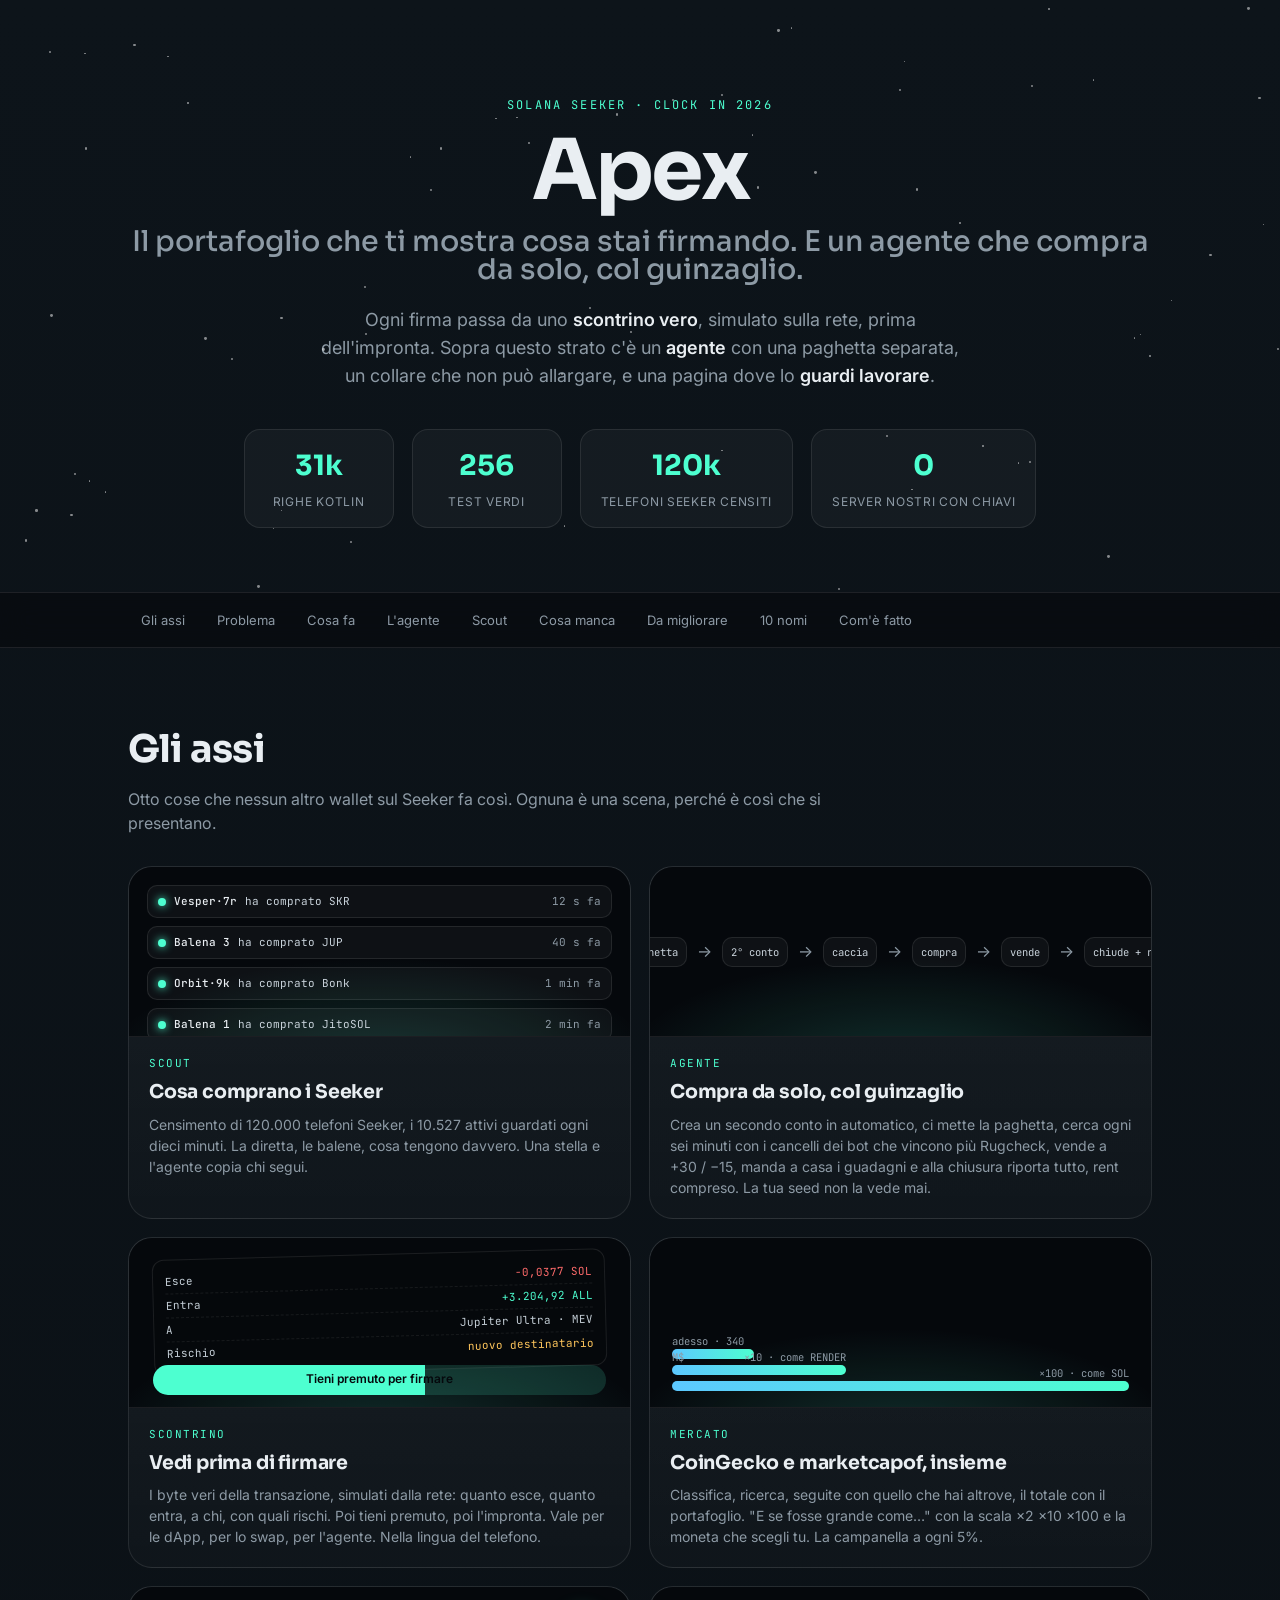
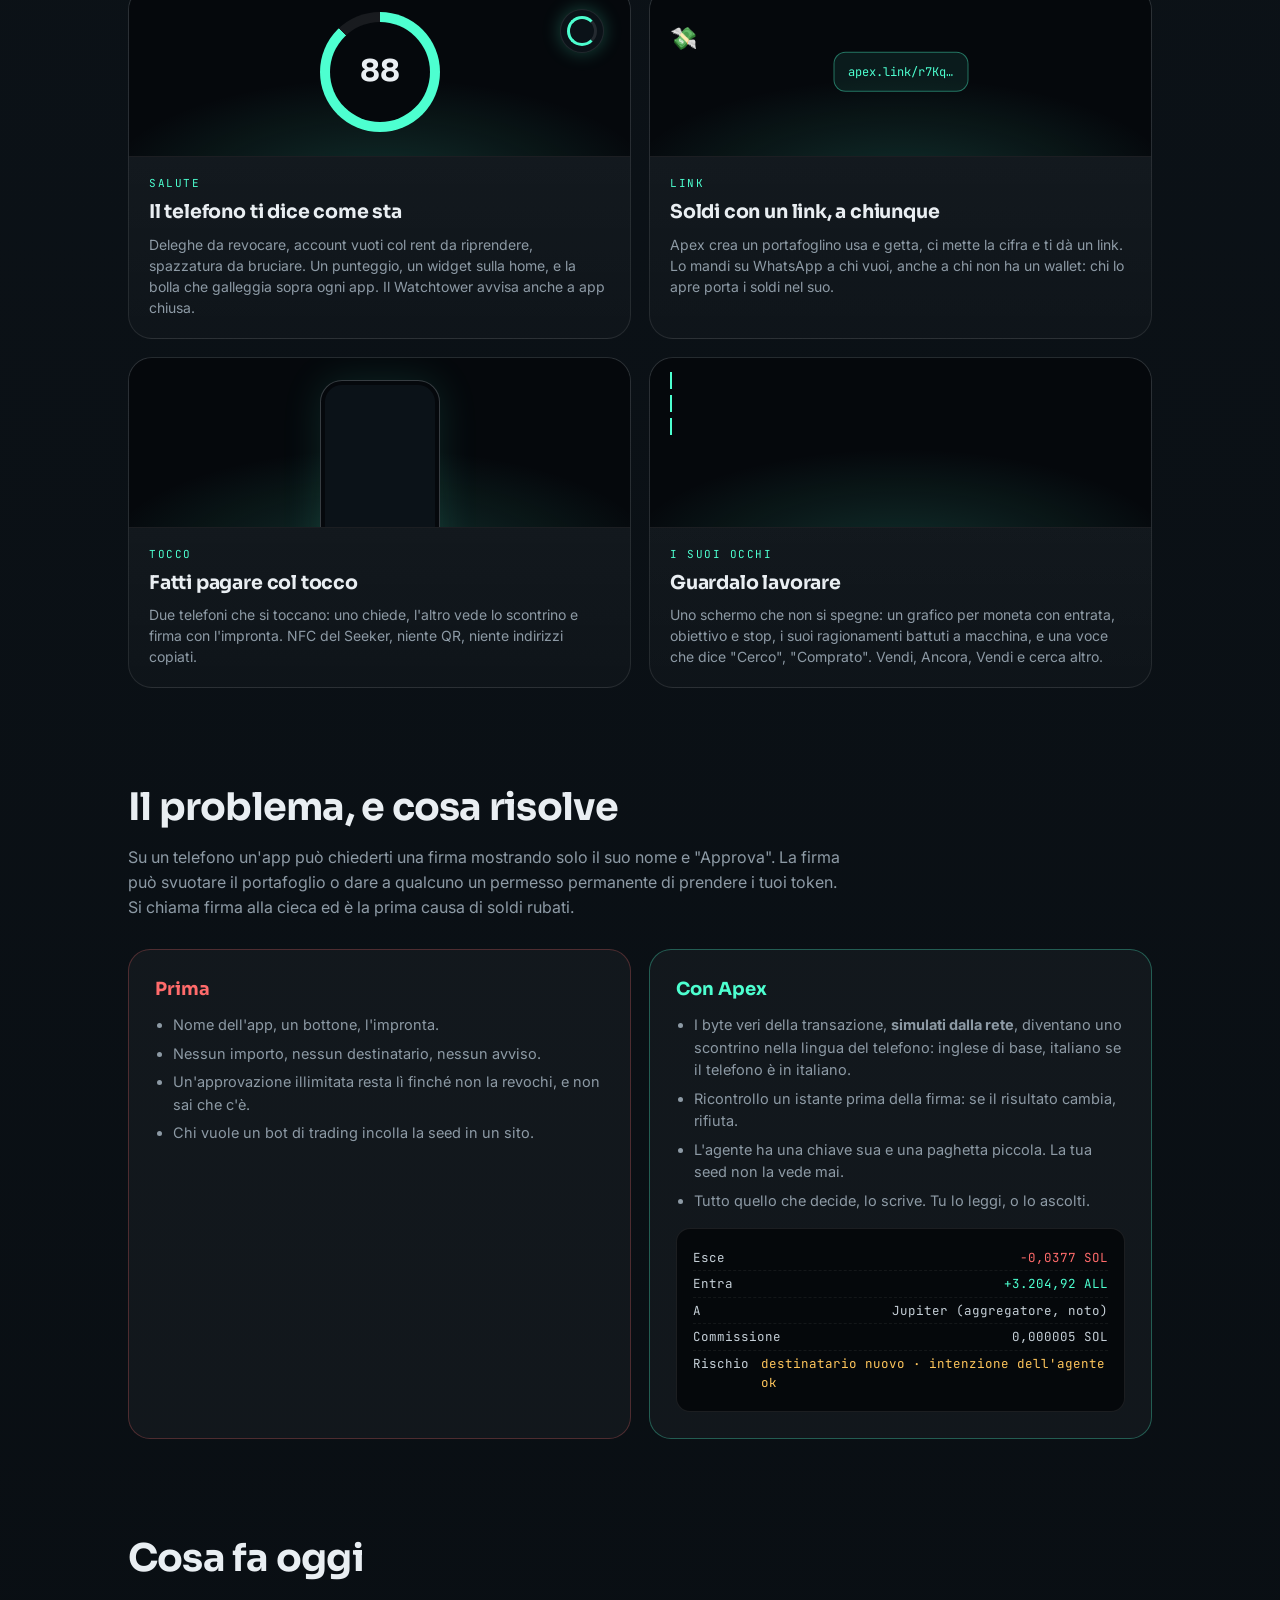
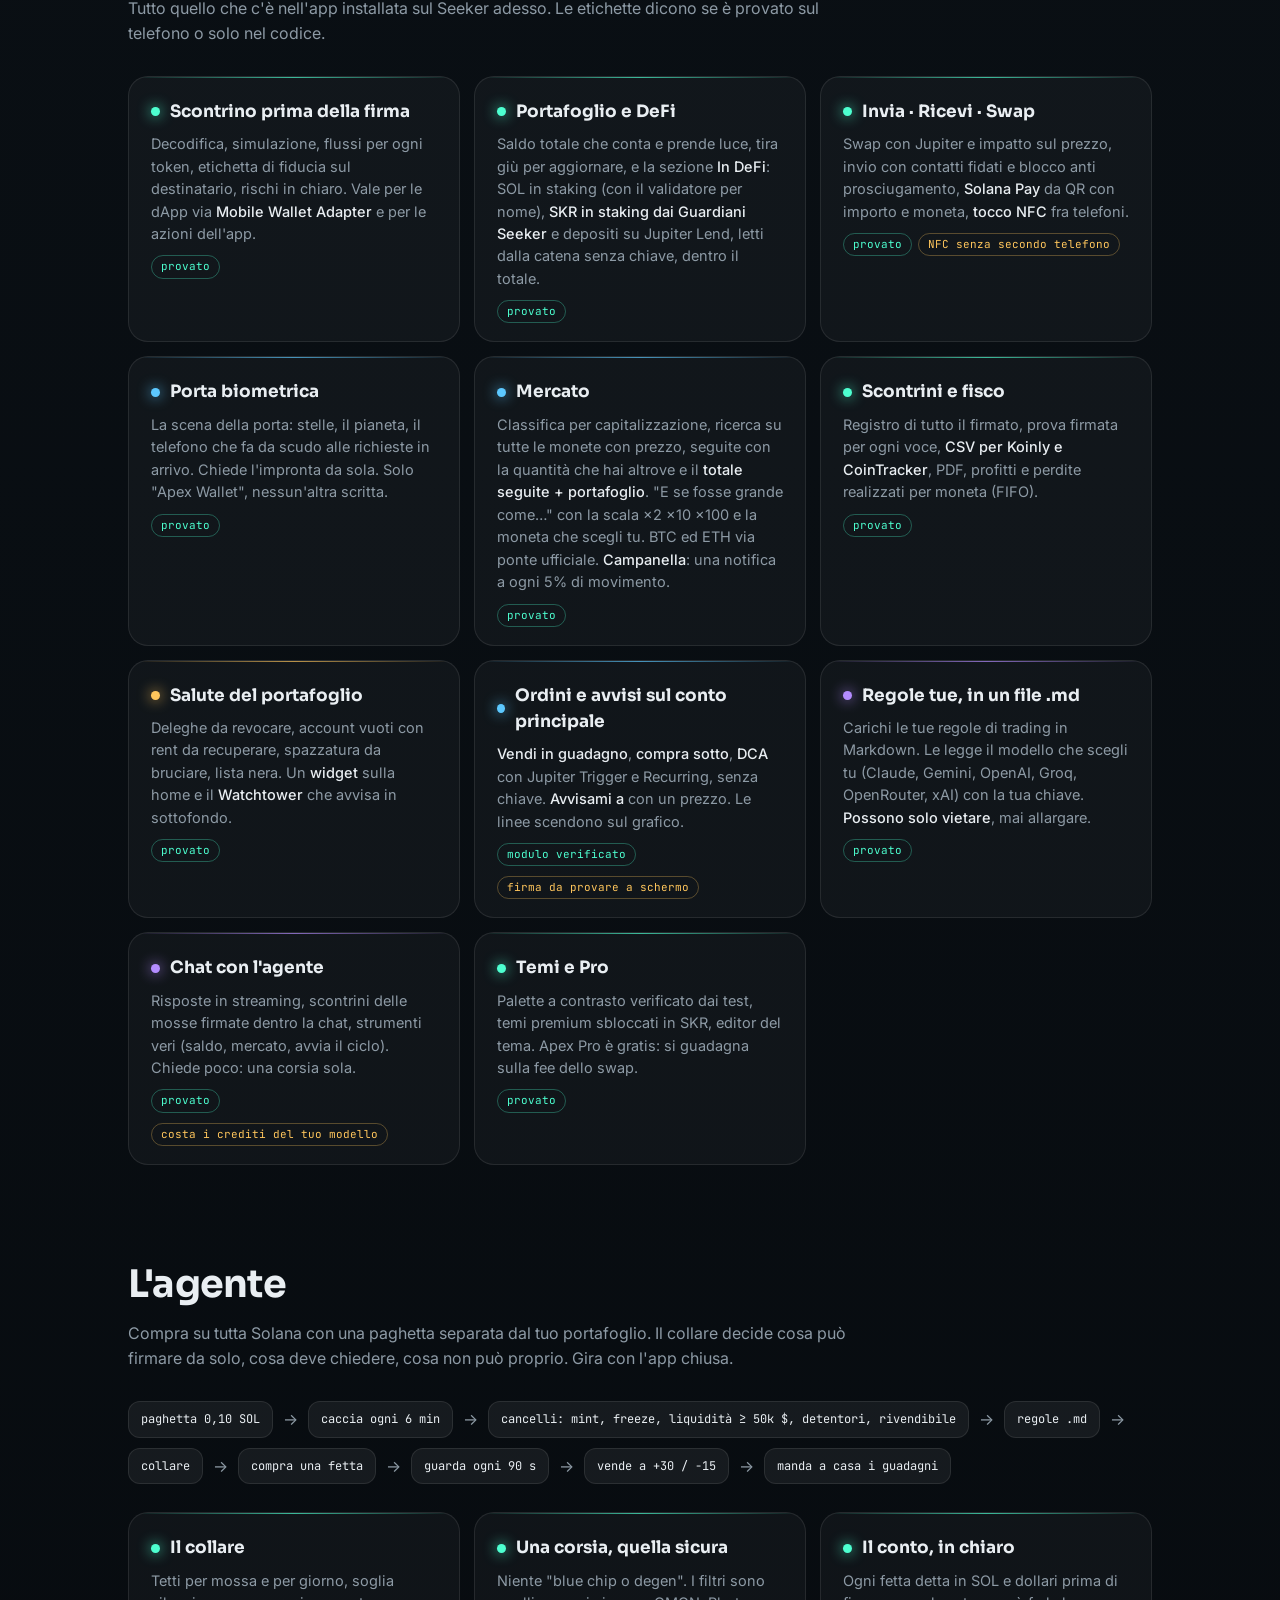
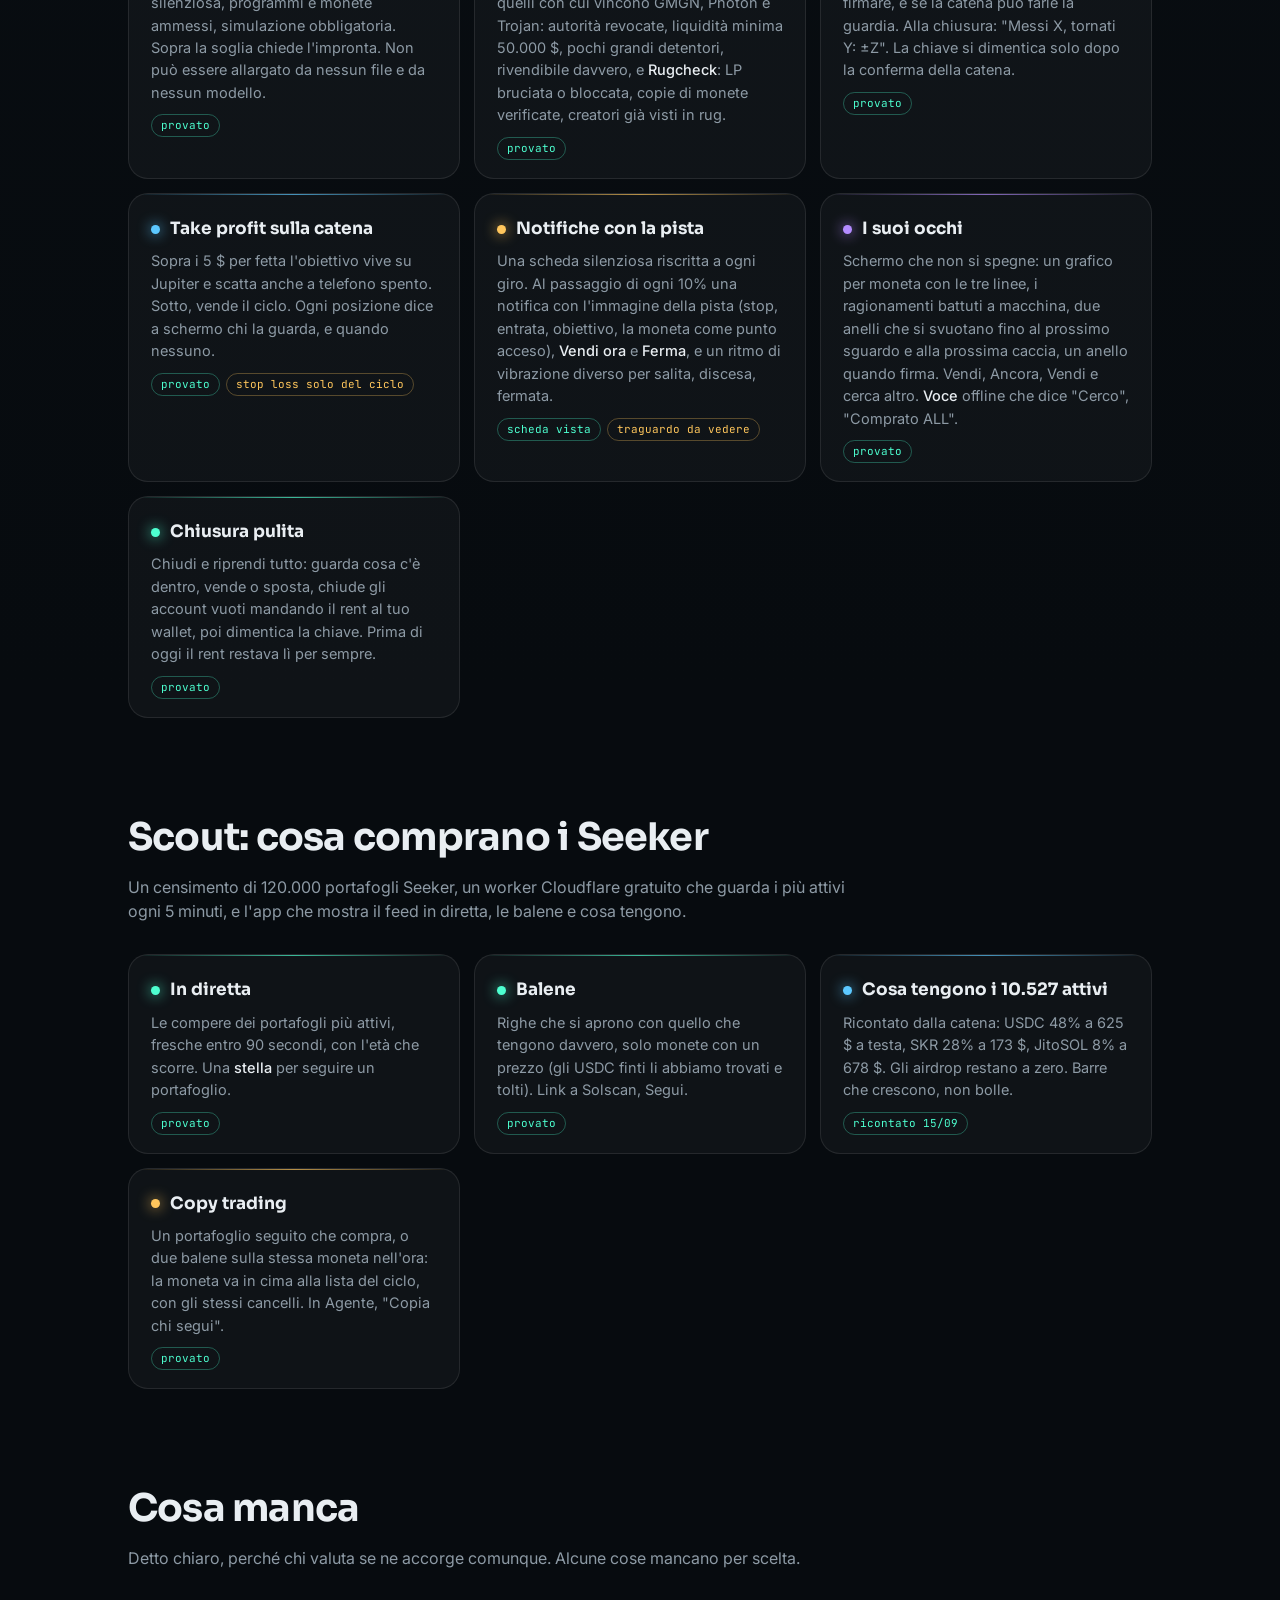
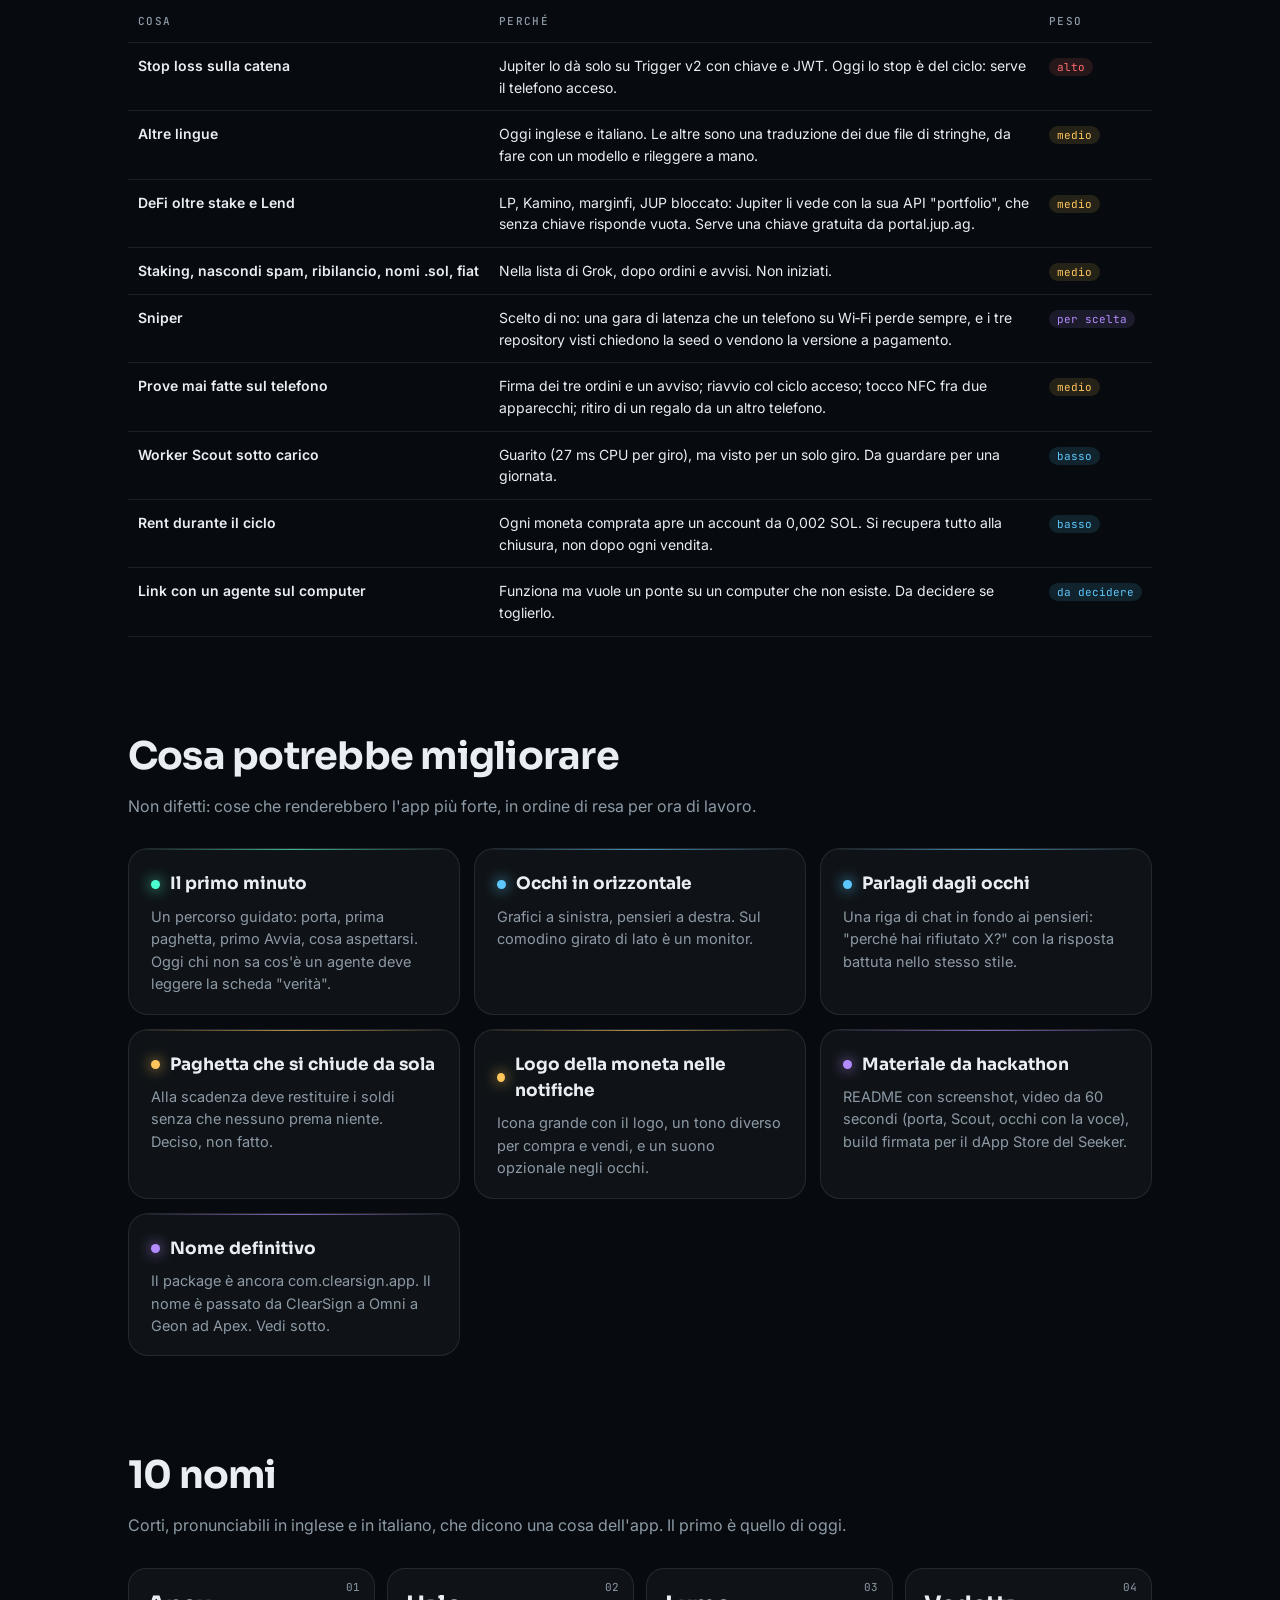
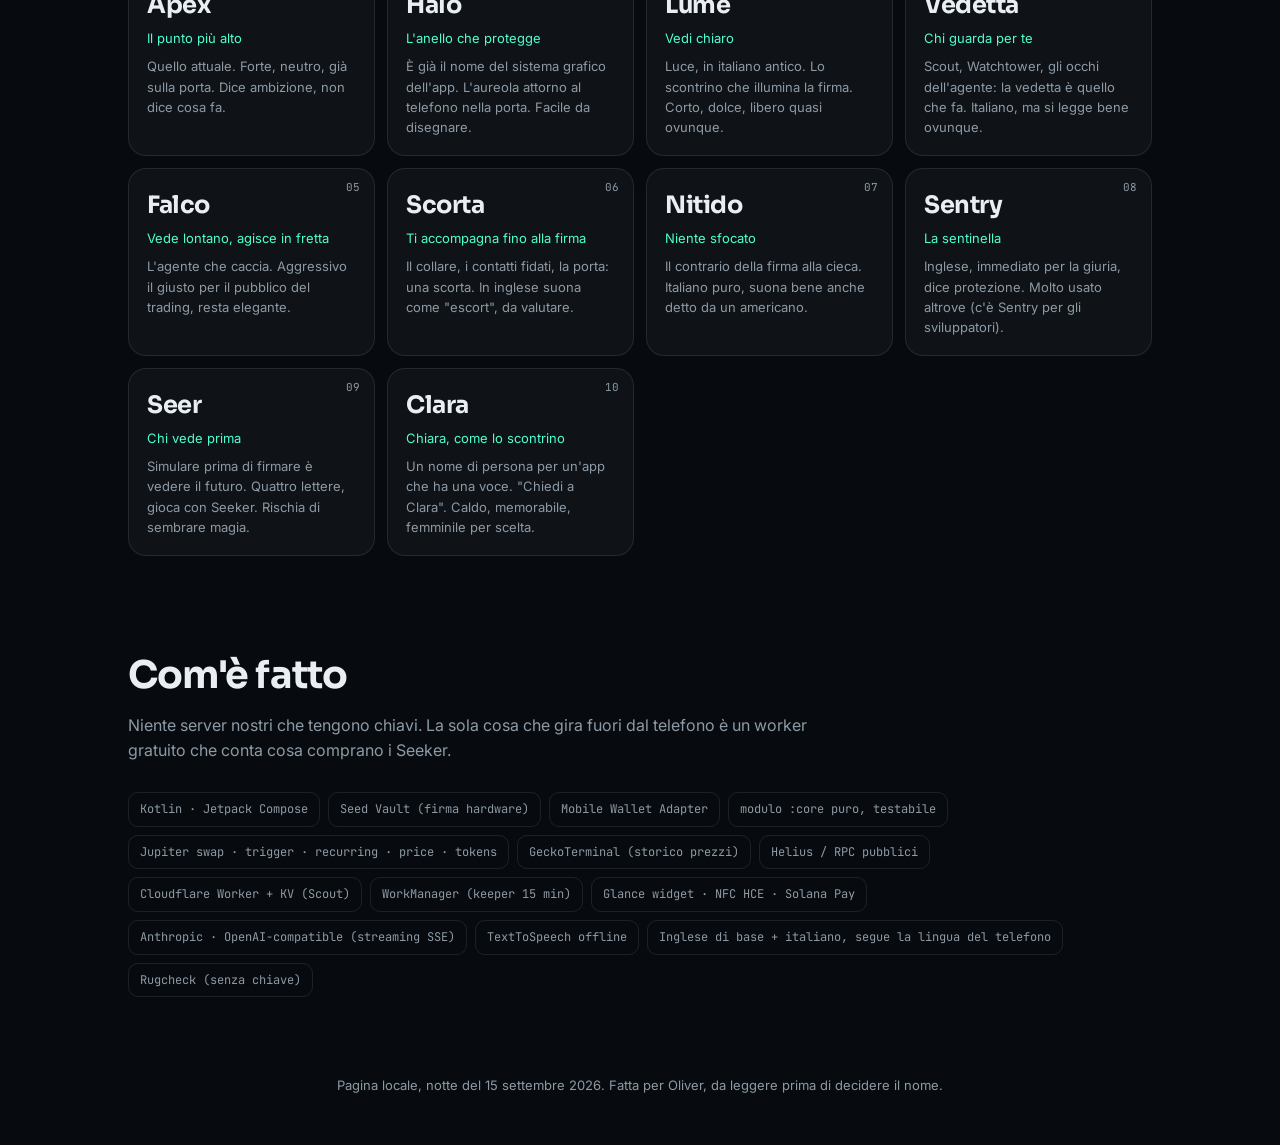
<file: docs/presentazione.html>
<!doctype html>
<html lang="it">
<head>
<meta charset="utf-8">
<meta name="viewport" content="width=device-width, initial-scale=1">
<title>Apex Wallet</title>
<link rel="preconnect" href="https://fonts.googleapis.com">
<link href="https://fonts.googleapis.com/css2?family=Sora:wght@500;600;700&family=Inter:wght@400;500;600&family=JetBrains+Mono:wght@400;500&display=swap" rel="stylesheet">
<style>
  :root{
    --ground:#070b0f; --ground2:#0d141a; --card:rgba(255,255,255,.035); --card2:rgba(255,255,255,.06);
    --stroke:rgba(255,255,255,.09); --ink:#e9eef2; --muted:#8d9aa5; --mint:#4dffd0; --cyan:#5cc8ff;
    --amber:#ffc65c; --red:#ff6b6b; --violet:#b48cff;
    --sora:'Sora',system-ui,sans-serif; --inter:'Inter',system-ui,sans-serif; --mono:'JetBrains Mono',ui-monospace,monospace;
  }
  *{box-sizing:border-box}
  html{scroll-behavior:smooth}
  body{margin:0;background:radial-gradient(1200px 600px at 50% -10%,rgba(77,255,208,.10),transparent 60%),linear-gradient(180deg,var(--ground2),var(--ground) 60%);color:var(--ink);font-family:var(--inter);line-height:1.55;-webkit-font-smoothing:antialiased}
  a{color:var(--mint);text-decoration:none}
  .wrap{max-width:1080px;margin:0 auto;padding:0 28px}
  header.hero{position:relative;overflow:hidden;padding:96px 0 64px;text-align:center}
  .stars{position:absolute;inset:0;pointer-events:none}
  .stars i{position:absolute;width:2px;height:2px;border-radius:50%;background:#fff;opacity:.5;animation:tw 3.2s ease-in-out infinite}
  @keyframes tw{0%,100%{opacity:.15;transform:scale(1)}50%{opacity:.8;transform:scale(1.6)}}
  .eyebrow{font-family:var(--mono);font-size:12px;letter-spacing:.18em;color:var(--mint);text-transform:uppercase}
  h1{font-family:var(--sora);font-weight:700;font-size:clamp(44px,7vw,84px);letter-spacing:-.03em;margin:14px 0 8px;line-height:1}
  h1 small{display:block;font-size:.34em;font-weight:500;color:var(--muted);letter-spacing:0;margin-top:14px}
  .lede{max-width:640px;margin:22px auto 0;color:var(--muted);font-size:18px}
  .lede b{color:var(--ink);font-weight:600}
  .stats{display:flex;justify-content:center;gap:18px;flex-wrap:wrap;margin-top:40px}
  .stat{padding:14px 20px;border:1px solid var(--stroke);border-radius:16px;background:var(--card);min-width:150px}
  .stat b{display:block;font-family:var(--sora);font-size:28px;color:var(--mint)}
  .stat span{font-size:12px;color:var(--muted);letter-spacing:.06em;text-transform:uppercase}
  nav.toc{position:sticky;top:0;z-index:5;backdrop-filter:blur(14px);background:rgba(7,11,15,.72);border-top:1px solid var(--stroke);border-bottom:1px solid var(--stroke)}
  nav.toc .wrap{display:flex;gap:6px;overflow-x:auto;padding:10px 28px;scrollbar-width:none}
  nav.toc a{white-space:nowrap;font-size:13px;color:var(--muted);padding:6px 12px;border-radius:999px;border:1px solid transparent}
  nav.toc a:hover{color:var(--ink);border-color:var(--stroke);background:var(--card)}
  section{padding:72px 0 18px}
  h2{font-family:var(--sora);font-size:clamp(26px,3.6vw,38px);letter-spacing:-.02em;margin:0 0 8px}
  .sub{color:var(--muted);max-width:720px;margin:0 0 30px;font-size:16px}
  .grid{display:grid;grid-template-columns:repeat(auto-fit,minmax(290px,1fr));gap:14px}
  .card{background:var(--card);border:1px solid var(--stroke);border-radius:20px;padding:22px 22px 18px;position:relative;overflow:hidden;transition:transform .25s ease,border-color .25s ease}
  .card:hover{transform:translateY(-2px);border-color:rgba(77,255,208,.35)}
  .card::before{content:"";position:absolute;inset:0 0 auto 0;height:1px;background:linear-gradient(90deg,transparent,var(--tint,var(--mint)),transparent);opacity:.7}
  .card h3{font-family:var(--sora);font-size:17px;margin:0 0 8px;display:flex;align-items:center;gap:10px}
  .card h3 .dot{width:9px;height:9px;border-radius:50%;background:var(--tint,var(--mint));box-shadow:0 0 14px var(--tint,var(--mint))}
  .card p{margin:0;color:var(--muted);font-size:14.5px}
  .card p b{color:var(--ink);font-weight:500}
  .tag{display:inline-block;font-family:var(--mono);font-size:11px;color:var(--muted);border:1px solid var(--stroke);border-radius:999px;padding:2px 9px;margin:10px 6px 0 0}
  .tag.ok{color:var(--mint);border-color:rgba(77,255,208,.3)}
  .tag.warn{color:var(--amber);border-color:rgba(255,198,92,.3)}
  .tag.no{color:var(--red);border-color:rgba(255,107,107,.3)}
  .problem{display:grid;grid-template-columns:1fr 1fr;gap:18px;align-items:stretch}
  .panel{border:1px solid var(--stroke);border-radius:22px;padding:26px;background:var(--card)}
  .panel.bad{border-color:rgba(255,107,107,.25)} .panel.good{border-color:rgba(77,255,208,.3)}
  .panel h3{font-family:var(--sora);margin:0 0 10px;font-size:18px}
  .panel.bad h3{color:var(--red)} .panel.good h3{color:var(--mint)}
  .panel ul{margin:0;padding-left:18px;color:var(--muted);font-size:14.5px} .panel li{margin:6px 0}
  .receipt{font-family:var(--mono);font-size:12.5px;background:#05080b;border:1px solid var(--stroke);border-radius:14px;padding:16px;margin-top:16px;color:#c6d0d8}
  .receipt .r{display:flex;justify-content:space-between;gap:12px;padding:3px 0;border-bottom:1px dashed rgba(255,255,255,.06)}
  .receipt .r:last-child{border:0}
  .receipt .neg{color:var(--red)} .receipt .pos{color:var(--mint)} .receipt .w{color:var(--amber)}
  .flow{display:flex;gap:10px;flex-wrap:wrap;align-items:center;margin:8px 0 28px}
  .flow span{font-family:var(--mono);font-size:12px;padding:8px 12px;border:1px solid var(--stroke);border-radius:12px;background:var(--card2)}
  .flow i{color:var(--muted);font-style:normal}
  table{width:100%;border-collapse:collapse;font-size:14px}
  th,td{text-align:left;padding:12px 10px;border-bottom:1px solid var(--stroke);vertical-align:top}
  th{font-family:var(--mono);font-size:11px;letter-spacing:.12em;text-transform:uppercase;color:var(--muted);font-weight:500}
  td:first-child{font-weight:600;white-space:nowrap}
  .pill{font-family:var(--mono);font-size:11px;padding:2px 8px;border-radius:999px;white-space:nowrap}
  .pill.a{background:rgba(255,198,92,.12);color:var(--amber)} .pill.b{background:rgba(92,200,255,.12);color:var(--cyan)} .pill.c{background:rgba(255,107,107,.12);color:var(--red)} .pill.d{background:rgba(180,140,255,.12);color:var(--violet)}
  .names{display:grid;grid-template-columns:repeat(auto-fit,minmax(200px,1fr));gap:12px}
  .name{border:1px solid var(--stroke);border-radius:18px;padding:18px;background:var(--card);cursor:default;transition:border-color .25s,transform .25s}
  .name:hover{border-color:rgba(77,255,208,.4);transform:translateY(-2px)}
  .name b{font-family:var(--sora);font-size:24px;display:block;letter-spacing:-.02em}
  .name em{display:block;color:var(--mint);font-style:normal;font-size:13px;margin:4px 0 8px}
  .name p{margin:0;color:var(--muted);font-size:13px}
  .name .n{position:absolute;right:14px;top:10px;font-family:var(--mono);font-size:11px;color:var(--muted)}
  .name{position:relative}
  .stack{display:flex;flex-wrap:wrap;gap:8px}
  .stack span{font-family:var(--mono);font-size:12px;padding:7px 11px;border:1px solid var(--stroke);border-radius:10px;color:var(--muted)}
  /* ---- the aces: one scene each ---- */
  .aces{display:grid;grid-template-columns:repeat(auto-fit,minmax(330px,1fr));gap:18px}
  .ace{position:relative;border:1px solid var(--stroke);border-radius:24px;background:linear-gradient(180deg,rgba(255,255,255,.05),rgba(255,255,255,.02));overflow:hidden;min-height:330px;display:flex;flex-direction:column}
  .ace .scene{height:170px;position:relative;overflow:hidden;background:radial-gradient(400px 160px at 50% 120%,rgba(77,255,208,.16),transparent 70%),#05080c;border-bottom:1px solid var(--stroke)}
  .ace .txt{padding:18px 20px 20px}
  .ace h3{font-family:var(--sora);font-size:19px;margin:0 0 6px;letter-spacing:-.01em}
  .ace p{margin:0;color:var(--muted);font-size:14px;line-height:1.5}
  .ace .k{font-family:var(--mono);font-size:11px;letter-spacing:.14em;text-transform:uppercase;color:var(--mint);margin-bottom:6px;display:block}
  /* phone frame */
  .ph{position:absolute;left:50%;top:22px;transform:translateX(-50%);width:120px;height:230px;border-radius:22px;border:1px solid rgba(255,255,255,.18);background:#0b1218;box-shadow:0 0 40px rgba(77,255,208,.12),inset 0 0 0 4px #05080c}
  .ph .bar{position:absolute;left:34px;right:34px;bottom:14px;height:2px;background:var(--mint);border-radius:2px;box-shadow:0 0 10px var(--mint)}
  /* scout feed */
  .feed{position:absolute;left:18px;right:18px;top:18px;display:flex;flex-direction:column;gap:8px}
  .feed div{display:flex;align-items:center;gap:8px;font-family:var(--mono);font-size:11px;color:#c9d3db;background:rgba(255,255,255,.04);border:1px solid var(--stroke);border-radius:10px;padding:7px 10px;animation:slide 6s ease-in-out infinite}
  .feed div:nth-child(2){animation-delay:.6s}.feed div:nth-child(3){animation-delay:1.2s}.feed div:nth-child(4){animation-delay:1.8s}
  .feed i{width:8px;height:8px;border-radius:50%;background:var(--mint);box-shadow:0 0 8px var(--mint);flex:none}
  .feed b{color:var(--ink);font-weight:500}.feed em{margin-left:auto;font-style:normal;color:var(--muted)}
  @keyframes slide{0%{opacity:0;transform:translateY(8px)}8%,90%{opacity:1;transform:none}100%{opacity:0}}
  /* agent loop */
  .loop{position:absolute;inset:0;display:flex;align-items:center;justify-content:center;gap:10px;padding:0 14px}
  .loop span{font-family:var(--mono);font-size:10.5px;padding:6px 8px;border:1px solid var(--stroke);border-radius:10px;background:rgba(255,255,255,.04);color:#c9d3db;white-space:nowrap;animation:glow 4s linear infinite}
  .loop span:nth-child(3){animation-delay:1s}.loop span:nth-child(5){animation-delay:2s}.loop span:nth-child(7){animation-delay:3s}
  .loop i{color:var(--muted);font-style:normal}
  @keyframes glow{0%,100%{border-color:var(--stroke)}25%{border-color:var(--mint);box-shadow:0 0 14px rgba(77,255,208,.35)}}
  /* receipt */
  .rc{position:absolute;left:24px;right:24px;top:16px;background:#05080b;border:1px solid var(--stroke);border-radius:12px;padding:10px 12px;font-family:var(--mono);font-size:11px;color:#c6d0d8;transform:rotate(-1.5deg)}
  .rc .r{display:flex;justify-content:space-between;padding:3px 0;border-bottom:1px dashed rgba(255,255,255,.07)}.rc .r:last-child{border:0}
  .rc .neg{color:var(--red)}.rc .pos{color:var(--mint)}.rc .w{color:var(--amber)}
  .hold{position:absolute;left:24px;right:24px;bottom:12px;height:30px;border-radius:999px;background:linear-gradient(90deg,var(--mint) 0 60%,rgba(77,255,208,.15) 60%);color:#05080c;font-family:var(--inter);font-size:12px;font-weight:600;display:flex;align-items:center;justify-content:center;animation:fillup 3s ease-in-out infinite}
  @keyframes fillup{0%{background:linear-gradient(90deg,var(--mint) 0 0%,rgba(77,255,208,.15) 0%)}70%,100%{background:linear-gradient(90deg,var(--mint) 0 100%,rgba(77,255,208,.15) 100%)}}
  /* market */
  .mk{position:absolute;inset:16px 22px;display:flex;flex-direction:column;justify-content:flex-end;gap:6px}
  .mk .bar{height:10px;border-radius:6px;background:linear-gradient(90deg,var(--cyan),var(--mint));position:relative}
  .mk .bar::after{content:attr(data-l);position:absolute;right:0;top:-16px;font-family:var(--mono);font-size:10.5px;color:var(--muted)}
  .mk .bar.a{width:18%}.mk .bar.b{width:38%}.mk .bar.c{width:100%}
  /* health ring */
  .ring{position:absolute;left:50%;top:50%;transform:translate(-50%,-50%);width:120px;height:120px;border-radius:50%;background:conic-gradient(var(--mint) 0 88%,rgba(255,255,255,.08) 88% 100%);display:flex;align-items:center;justify-content:center}
  .ring::before{content:"88";position:absolute;inset:10px;border-radius:50%;background:#05080c;display:flex;align-items:center;justify-content:center;font-family:var(--sora);font-weight:700;font-size:30px;color:var(--ink)}
  .bub{position:absolute;right:26px;top:22px;width:44px;height:44px;border-radius:50%;background:#0b1218;border:1px solid var(--stroke);box-shadow:0 0 18px rgba(77,255,208,.25);animation:bob 3s ease-in-out infinite}
  .bub::after{content:"";position:absolute;inset:6px;border-radius:50%;border:3px solid var(--mint);border-right-color:rgba(255,255,255,.1)}
  @keyframes bob{0%,100%{transform:translateY(0)}50%{transform:translateY(-6px)}}
  /* link drop */
  .lnk{position:absolute;left:50%;top:50%;transform:translate(-50%,-50%);font-family:var(--mono);font-size:12px;padding:10px 14px;border-radius:12px;border:1px solid rgba(77,255,208,.4);background:rgba(77,255,208,.08);color:var(--mint);white-space:nowrap;animation:pulse 2.4s ease-in-out infinite}
  @keyframes pulse{0%,100%{box-shadow:0 0 0 0 rgba(77,255,208,.35)}50%{box-shadow:0 0 0 14px rgba(77,255,208,0)}}
  .fly{position:absolute;top:34px;left:20px;font-size:22px;animation:fly 3s ease-in-out infinite}
  @keyframes fly{0%{left:20px;opacity:0}20%{opacity:1}80%{opacity:1}100%{left:calc(100% - 40px);opacity:0}}
  /* nfc */
  .nfc{position:absolute;left:50%;top:50%;transform:translate(-50%,-50%);width:90px;height:90px;border-radius:50%}
  .nfc i{position:absolute;inset:0;border-radius:50%;border:2px solid var(--cyan);opacity:0;animation:wave 2.4s ease-out infinite}
  .nfc i:nth-child(2){animation-delay:.8s}.nfc i:nth-child(3){animation-delay:1.6s}
  @keyframes wave{0%{transform:scale(.3);opacity:.9}100%{transform:scale(1.5);opacity:0}}
  /* eyes */
  .eye{position:absolute;inset:14px 20px;display:flex;flex-direction:column;gap:6px;font-family:var(--mono);font-size:11px;color:#c9d3db}
  .eye .ln{white-space:nowrap;overflow:hidden;border-right:2px solid var(--mint);width:0;animation:type 6s steps(40) infinite}
  .eye .ln:nth-child(2){animation-delay:1.5s;color:var(--cyan)}.eye .ln:nth-child(3){animation-delay:3s;color:var(--mint)}
  @keyframes type{0%{width:0}40%,85%{width:100%}100%{width:0}}
  footer{padding:60px 0 50px;text-align:center;color:var(--muted);font-size:13px}
  .reveal{opacity:0;transform:translateY(14px);transition:opacity .6s ease,transform .6s ease}
  .reveal.in{opacity:1;transform:none}
  @media (max-width:760px){.problem{grid-template-columns:1fr} td:first-child{white-space:normal}}
</style>
</head>
<body>

<header class="hero">
  <div class="stars" id="stars"></div>
  <div class="wrap">
    <div class="eyebrow">Solana Seeker · CLOCK IN 2026</div>
    <h1>Apex<small>Il portafoglio che ti mostra cosa stai firmando. E un agente che compra da solo, col guinzaglio.</small></h1>
    <p class="lede">Ogni firma passa da uno <b>scontrino vero</b>, simulato sulla rete, prima dell'impronta. Sopra questo strato c'è un <b>agente</b> con una paghetta separata, un collare che non può allargare, e una pagina dove lo <b>guardi lavorare</b>.</p>
    <div class="stats">
      <div class="stat"><b>31k</b><span>righe Kotlin</span></div>
      <div class="stat"><b>256</b><span>test verdi</span></div>
      <div class="stat"><b>120k</b><span>telefoni Seeker censiti</span></div>
      <div class="stat"><b>0</b><span>server nostri con chiavi</span></div>
    </div>
  </div>
</header>

<nav class="toc"><div class="wrap">
  <a href="#assi">Gli assi</a><a href="#problema">Problema</a><a href="#fa">Cosa fa</a><a href="#agente">L'agente</a><a href="#scout">Scout</a><a href="#manca">Cosa manca</a><a href="#meglio">Da migliorare</a><a href="#nomi">10 nomi</a><a href="#stack">Com'è fatto</a>
</div></nav>


<section id="assi"><div class="wrap">
  <h2>Gli assi</h2>
  <p class="sub">Otto cose che nessun altro wallet sul Seeker fa così. Ognuna è una scena, perché è così che si presentano.</p>
  <div class="aces">
    <div class="ace reveal"><div class="scene"><div class="feed"><div><i></i><b>Vesper·7r</b> ha comprato SKR<em>12 s fa</em></div><div><i></i><b>Balena 3</b> ha comprato JUP<em>40 s fa</em></div><div><i></i><b>Orbit·9k</b> ha comprato Bonk<em>1 min fa</em></div><div><i></i><b>Balena 1</b> ha comprato JitoSOL<em>2 min fa</em></div></div></div><div class="txt"><span class="k">Scout</span><h3>Cosa comprano i Seeker</h3><p>Censimento di 120.000 telefoni Seeker, i 10.527 attivi guardati ogni dieci minuti. La diretta, le balene, cosa tengono davvero. Una stella e l'agente copia chi segui.</p></div></div>
    <div class="ace reveal"><div class="scene"><div class="loop"><span>paghetta</span><i>→</i><span>2° conto</span><i>→</i><span>caccia</span><i>→</i><span>compra</span><i>→</i><span>vende</span><i>→</i><span>chiude + rent</span></div></div><div class="txt"><span class="k">Agente</span><h3>Compra da solo, col guinzaglio</h3><p>Crea un secondo conto in automatico, ci mette la paghetta, cerca ogni sei minuti con i cancelli dei bot che vincono più Rugcheck, vende a +30 / −15, manda a casa i guadagni e alla chiusura riporta tutto, rent compreso. La tua seed non la vede mai.</p></div></div>
    <div class="ace reveal"><div class="scene"><div class="rc"><div class="r"><span>Esce</span><span class="neg">−0,0377 SOL</span></div><div class="r"><span>Entra</span><span class="pos">+3.204,92 ALL</span></div><div class="r"><span>A</span><span>Jupiter Ultra · MEV</span></div><div class="r"><span>Rischio</span><span class="w">nuovo destinatario</span></div></div><div class="hold">Tieni premuto per firmare</div></div><div class="txt"><span class="k">Scontrino</span><h3>Vedi prima di firmare</h3><p>I byte veri della transazione, simulati dalla rete: quanto esce, quanto entra, a chi, con quali rischi. Poi tieni premuto, poi l'impronta. Vale per le dApp, per lo swap, per l'agente. Nella lingua del telefono.</p></div></div>
    <div class="ace reveal"><div class="scene"><div class="mk"><div class="bar a" data-l="adesso · 340 M$"></div><div class="bar b" data-l="×10 · come RENDER"></div><div class="bar c" data-l="×100 · come SOL"></div></div></div><div class="txt"><span class="k">Mercato</span><h3>CoinGecko e marketcapof, insieme</h3><p>Classifica, ricerca, seguite con quello che hai altrove, il totale con il portafoglio. "E se fosse grande come…" con la scala ×2 ×10 ×100 e la moneta che scegli tu. La campanella a ogni 5%.</p></div></div>
    <div class="ace reveal"><div class="scene"><div class="ring"></div><div class="bub"></div></div><div class="txt"><span class="k">Salute</span><h3>Il telefono ti dice come sta</h3><p>Deleghe da revocare, account vuoti col rent da riprendere, spazzatura da bruciare. Un punteggio, un widget sulla home, e la bolla che galleggia sopra ogni app. Il Watchtower avvisa anche a app chiusa.</p></div></div>
    <div class="ace reveal"><div class="scene"><span class="fly">💸</span><div class="lnk">apex.link/r7Kq…</div></div><div class="txt"><span class="k">Link</span><h3>Soldi con un link, a chiunque</h3><p>Apex crea un portafoglino usa e getta, ci mette la cifra e ti dà un link. Lo mandi su WhatsApp a chi vuoi, anche a chi non ha un wallet: chi lo apre porta i soldi nel suo.</p></div></div>
    <div class="ace reveal"><div class="scene"><div class="ph"><div class="bar"></div></div><div class="nfc"><i></i><i></i><i></i></div></div><div class="txt"><span class="k">Tocco</span><h3>Fatti pagare col tocco</h3><p>Due telefoni che si toccano: uno chiede, l'altro vede lo scontrino e firma con l'impronta. NFC del Seeker, niente QR, niente indirizzi copiati.</p></div></div>
    <div class="ace reveal"><div class="scene"><div class="eye"><div class="ln">19:49:12 Cerco: 14 monete, 11 scartate</div><div class="ln">19:49:31 Guardo ALL: Rugcheck ferma, copia</div><div class="ln">19:55:02 Comprato SKR con 0,0576 SOL</div></div></div><div class="txt"><span class="k">I suoi occhi</span><h3>Guardalo lavorare</h3><p>Uno schermo che non si spegne: un grafico per moneta con entrata, obiettivo e stop, i suoi ragionamenti battuti a macchina, e una voce che dice "Cerco", "Comprato". Vendi, Ancora, Vendi e cerca altro.</p></div></div>
  </div>
</div></section>

<section id="problema"><div class="wrap">
  <h2>Il problema, e cosa risolve</h2>
  <p class="sub">Su un telefono un'app può chiederti una firma mostrando solo il suo nome e "Approva". La firma può svuotare il portafoglio o dare a qualcuno un permesso permanente di prendere i tuoi token. Si chiama firma alla cieca ed è la prima causa di soldi rubati.</p>
  <div class="problem">
    <div class="panel bad reveal">
      <h3>Prima</h3>
      <ul>
        <li>Nome dell'app, un bottone, l'impronta.</li>
        <li>Nessun importo, nessun destinatario, nessun avviso.</li>
        <li>Un'approvazione illimitata resta lì finché non la revochi, e non sai che c'è.</li>
        <li>Chi vuole un bot di trading incolla la seed in un sito.</li>
      </ul>
    </div>
    <div class="panel good reveal">
      <h3>Con Apex</h3>
      <ul>
        <li>I byte veri della transazione, <b>simulati dalla rete</b>, diventano uno scontrino nella lingua del telefono: inglese di base, italiano se il telefono è in italiano.</li>
        <li>Ricontrollo un istante prima della firma: se il risultato cambia, rifiuta.</li>
        <li>L'agente ha una chiave sua e una paghetta piccola. La tua seed non la vede mai.</li>
        <li>Tutto quello che decide, lo scrive. Tu lo leggi, o lo ascolti.</li>
      </ul>
      <div class="receipt">
        <div class="r"><span>Esce</span><span class="neg">−0,0377 SOL</span></div>
        <div class="r"><span>Entra</span><span class="pos">+3.204,92 ALL</span></div>
        <div class="r"><span>A</span><span>Jupiter (aggregatore, noto)</span></div>
        <div class="r"><span>Commissione</span><span>0,000005 SOL</span></div>
        <div class="r"><span>Rischio</span><span class="w">destinatario nuovo · intenzione dell'agente ok</span></div>
      </div>
    </div>
  </div>
</div></section>

<section id="fa"><div class="wrap">
  <h2>Cosa fa oggi</h2>
  <p class="sub">Tutto quello che c'è nell'app installata sul Seeker adesso. Le etichette dicono se è provato sul telefono o solo nel codice.</p>
  <div class="grid">
    <div class="card reveal"><h3><span class="dot"></span>Scontrino prima della firma</h3><p>Decodifica, simulazione, flussi per ogni token, etichetta di fiducia sul destinatario, rischi in chiaro. Vale per le dApp via <b>Mobile Wallet Adapter</b> e per le azioni dell'app.</p><span class="tag ok">provato</span></div>
    <div class="card reveal"><h3><span class="dot"></span>Portafoglio e DeFi</h3><p>Saldo totale che conta e prende luce, tira giù per aggiornare, e la sezione <b>In DeFi</b>: SOL in staking (con il validatore per nome), <b>SKR in staking dai Guardiani Seeker</b> e depositi su Jupiter Lend, letti dalla catena senza chiave, dentro il totale.</p><span class="tag ok">provato</span></div>
    <div class="card reveal"><h3><span class="dot"></span>Invia · Ricevi · Swap</h3><p>Swap con Jupiter e impatto sul prezzo, invio con contatti fidati e blocco anti prosciugamento, <b>Solana Pay</b> da QR con importo e moneta, <b>tocco NFC</b> fra telefoni.</p><span class="tag ok">provato</span><span class="tag warn">NFC senza secondo telefono</span></div>
    <div class="card reveal" style="--tint:var(--cyan)"><h3><span class="dot"></span>Porta biometrica</h3><p>La scena della porta: stelle, il pianeta, il telefono che fa da scudo alle richieste in arrivo. Chiede l'impronta da sola. Solo "Apex Wallet", nessun'altra scritta.</p><span class="tag ok">provato</span></div>
    <div class="card reveal" style="--tint:var(--cyan)"><h3><span class="dot"></span>Mercato</h3><p>Classifica per capitalizzazione, ricerca su tutte le monete con prezzo, seguite con la quantità che hai altrove e il <b>totale seguite + portafoglio</b>. "E se fosse grande come…" con la scala ×2 ×10 ×100 e la moneta che scegli tu. BTC ed ETH via ponte ufficiale. <b>Campanella</b>: una notifica a ogni 5% di movimento.</p><span class="tag ok">provato</span></div>
    <div class="card reveal"><h3><span class="dot"></span>Scontrini e fisco</h3><p>Registro di tutto il firmato, prova firmata per ogni voce, <b>CSV per Koinly e CoinTracker</b>, PDF, profitti e perdite realizzati per moneta (FIFO).</p><span class="tag ok">provato</span></div>
    <div class="card reveal" style="--tint:var(--amber)"><h3><span class="dot"></span>Salute del portafoglio</h3><p>Deleghe da revocare, account vuoti con rent da recuperare, spazzatura da bruciare, lista nera. Un <b>widget</b> sulla home e il <b>Watchtower</b> che avvisa in sottofondo.</p><span class="tag ok">provato</span></div>
    <div class="card reveal" style="--tint:var(--cyan)"><h3><span class="dot"></span>Ordini e avvisi sul conto principale</h3><p><b>Vendi in guadagno</b>, <b>compra sotto</b>, <b>DCA</b> con Jupiter Trigger e Recurring, senza chiave. <b>Avvisami a</b> con un prezzo. Le linee scendono sul grafico.</p><span class="tag ok">modulo verificato</span><span class="tag warn">firma da provare a schermo</span></div>
    <div class="card reveal" style="--tint:var(--violet)"><h3><span class="dot"></span>Regole tue, in un file .md</h3><p>Carichi le tue regole di trading in Markdown. Le legge il modello che scegli tu (Claude, Gemini, OpenAI, Groq, OpenRouter, xAI) con la tua chiave. <b>Possono solo vietare</b>, mai allargare.</p><span class="tag ok">provato</span></div>
    <div class="card reveal" style="--tint:var(--violet)"><h3><span class="dot"></span>Chat con l'agente</h3><p>Risposte in streaming, scontrini delle mosse firmate dentro la chat, strumenti veri (saldo, mercato, avvia il ciclo). Chiede poco: una corsia sola.</p><span class="tag ok">provato</span><span class="tag warn">costa i crediti del tuo modello</span></div>
    <div class="card reveal"><h3><span class="dot"></span>Temi e Pro</h3><p>Palette a contrasto verificato dai test, temi premium sbloccati in SKR, editor del tema. Apex Pro è gratis: si guadagna sulla fee dello swap.</p><span class="tag ok">provato</span></div>
  </div>
</div></section>

<section id="agente"><div class="wrap">
  <h2>L'agente</h2>
  <p class="sub">Compra su tutta Solana con una paghetta separata dal tuo portafoglio. Il collare decide cosa può firmare da solo, cosa deve chiedere, cosa non può proprio. Gira con l'app chiusa.</p>
  <div class="flow">
    <span>paghetta 0,10 SOL</span><i>→</i><span>caccia ogni 6 min</span><i>→</i><span>cancelli: mint, freeze, liquidità ≥ 50k $, detentori, rivendibile</span><i>→</i><span>regole .md</span><i>→</i><span>collare</span><i>→</i><span>compra una fetta</span><i>→</i><span>guarda ogni 90 s</span><i>→</i><span>vende a +30 / −15</span><i>→</i><span>manda a casa i guadagni</span>
  </div>
  <div class="grid">
    <div class="card reveal"><h3><span class="dot"></span>Il collare</h3><p>Tetti per mossa e per giorno, soglia silenziosa, programmi e monete ammessi, simulazione obbligatoria. Sopra la soglia chiede l'impronta. Non può essere allargato da nessun file e da nessun modello.</p><span class="tag ok">provato</span></div>
    <div class="card reveal"><h3><span class="dot"></span>Una corsia, quella sicura</h3><p>Niente "blue chip o degen". I filtri sono quelli con cui vincono GMGN, Photon e Trojan: autorità revocate, liquidità minima 50.000 $, pochi grandi detentori, rivendibile davvero, e <b>Rugcheck</b>: LP bruciata o bloccata, copie di monete verificate, creatori già visti in rug.</p><span class="tag ok">provato</span></div>
    <div class="card reveal"><h3><span class="dot"></span>Il conto, in chiaro</h3><p>Ogni fetta detta in SOL e dollari prima di firmare, e se la catena può farle la guardia. Alla chiusura: "Messi X, tornati Y: ±Z". La chiave si dimentica solo dopo la conferma della catena.</p><span class="tag ok">provato</span></div>
    <div class="card reveal" style="--tint:var(--cyan)"><h3><span class="dot"></span>Take profit sulla catena</h3><p>Sopra i 5 $ per fetta l'obiettivo vive su Jupiter e scatta anche a telefono spento. Sotto, vende il ciclo. Ogni posizione dice a schermo chi la guarda, e quando nessuno.</p><span class="tag ok">provato</span><span class="tag warn">stop loss solo del ciclo</span></div>
    <div class="card reveal" style="--tint:var(--amber)"><h3><span class="dot"></span>Notifiche con la pista</h3><p>Una scheda silenziosa riscritta a ogni giro. Al passaggio di ogni 10% una notifica con l'immagine della pista (stop, entrata, obiettivo, la moneta come punto acceso), <b>Vendi ora</b> e <b>Ferma</b>, e un ritmo di vibrazione diverso per salita, discesa, fermata.</p><span class="tag ok">scheda vista</span><span class="tag warn">traguardo da vedere</span></div>
    <div class="card reveal" style="--tint:var(--violet)"><h3><span class="dot"></span>I suoi occhi</h3><p>Schermo che non si spegne: un grafico per moneta con le tre linee, i ragionamenti battuti a macchina, due anelli che si svuotano fino al prossimo sguardo e alla prossima caccia, un anello quando firma. Vendi, Ancora, Vendi e cerca altro. <b>Voce</b> offline che dice "Cerco", "Comprato ALL".</p><span class="tag ok">provato</span></div>
    <div class="card reveal"><h3><span class="dot"></span>Chiusura pulita</h3><p>Chiudi e riprendi tutto: guarda cosa c'è dentro, vende o sposta, chiude gli account vuoti mandando il rent al tuo wallet, poi dimentica la chiave. Prima di oggi il rent restava lì per sempre.</p><span class="tag ok">provato</span></div>
  </div>
</div></section>

<section id="scout"><div class="wrap">
  <h2>Scout: cosa comprano i Seeker</h2>
  <p class="sub">Un censimento di 120.000 portafogli Seeker, un worker Cloudflare gratuito che guarda i più attivi ogni 5 minuti, e l'app che mostra il feed in diretta, le balene e cosa tengono.</p>
  <div class="grid">
    <div class="card reveal"><h3><span class="dot"></span>In diretta</h3><p>Le compere dei portafogli più attivi, fresche entro 90 secondi, con l'età che scorre. Una <b>stella</b> per seguire un portafoglio.</p><span class="tag ok">provato</span></div>
    <div class="card reveal"><h3><span class="dot"></span>Balene</h3><p>Righe che si aprono con quello che tengono davvero, solo monete con un prezzo (gli USDC finti li abbiamo trovati e tolti). Link a Solscan, Segui.</p><span class="tag ok">provato</span></div>
    <div class="card reveal" style="--tint:var(--cyan)"><h3><span class="dot"></span>Cosa tengono i 10.527 attivi</h3><p>Ricontato dalla catena: USDC 48% a 625 $ a testa, SKR 28% a 173 $, JitoSOL 8% a 678 $. Gli airdrop restano a zero. Barre che crescono, non bolle.</p><span class="tag ok">ricontato 15/09</span></div>
    <div class="card reveal" style="--tint:var(--amber)"><h3><span class="dot"></span>Copy trading</h3><p>Un portafoglio seguito che compra, o due balene sulla stessa moneta nell'ora: la moneta va in cima alla lista del ciclo, con gli stessi cancelli. In Agente, "Copia chi segui".</p><span class="tag ok">provato</span></div>
  </div>
</div></section>

<section id="manca"><div class="wrap">
  <h2>Cosa manca</h2>
  <p class="sub">Detto chiaro, perché chi valuta se ne accorge comunque. Alcune cose mancano per scelta.</p>
  <table>
    <tr><th>Cosa</th><th>Perché</th><th>Peso</th></tr>
    <tr><td>Stop loss sulla catena</td><td>Jupiter lo dà solo su Trigger v2 con chiave e JWT. Oggi lo stop è del ciclo: serve il telefono acceso.</td><td><span class="pill c">alto</span></td></tr>
    <tr><td>Altre lingue</td><td>Oggi inglese e italiano. Le altre sono una traduzione dei due file di stringhe, da fare con un modello e rileggere a mano.</td><td><span class="pill a">medio</span></td></tr>
    <tr><td>DeFi oltre stake e Lend</td><td>LP, Kamino, marginfi, JUP bloccato: Jupiter li vede con la sua API "portfolio", che senza chiave risponde vuota. Serve una chiave gratuita da portal.jup.ag.</td><td><span class="pill a">medio</span></td></tr>
    <tr><td>Staking, nascondi spam, ribilancio, nomi .sol, fiat</td><td>Nella lista di Grok, dopo ordini e avvisi. Non iniziati.</td><td><span class="pill a">medio</span></td></tr>
    <tr><td>Sniper</td><td>Scelto di no: una gara di latenza che un telefono su Wi‑Fi perde sempre, e i tre repository visti chiedono la seed o vendono la versione a pagamento.</td><td><span class="pill d">per scelta</span></td></tr>
    <tr><td>Prove mai fatte sul telefono</td><td>Firma dei tre ordini e un avviso; riavvio col ciclo acceso; tocco NFC fra due apparecchi; ritiro di un regalo da un altro telefono.</td><td><span class="pill a">medio</span></td></tr>
    <tr><td>Worker Scout sotto carico</td><td>Guarito (27 ms CPU per giro), ma visto per un solo giro. Da guardare per una giornata.</td><td><span class="pill b">basso</span></td></tr>
    <tr><td>Rent durante il ciclo</td><td>Ogni moneta comprata apre un account da 0,002 SOL. Si recupera tutto alla chiusura, non dopo ogni vendita.</td><td><span class="pill b">basso</span></td></tr>
    <tr><td>Link con un agente sul computer</td><td>Funziona ma vuole un ponte su un computer che non esiste. Da decidere se toglierlo.</td><td><span class="pill b">da decidere</span></td></tr>
  </table>
</div></section>

<section id="meglio"><div class="wrap">
  <h2>Cosa potrebbe migliorare</h2>
  <p class="sub">Non difetti: cose che renderebbero l'app più forte, in ordine di resa per ora di lavoro.</p>
  <div class="grid">
    <div class="card reveal"><h3><span class="dot"></span>Il primo minuto</h3><p>Un percorso guidato: porta, prima paghetta, primo Avvia, cosa aspettarsi. Oggi chi non sa cos'è un agente deve leggere la scheda "verità".</p></div>
    <div class="card reveal" style="--tint:var(--cyan)"><h3><span class="dot"></span>Occhi in orizzontale</h3><p>Grafici a sinistra, pensieri a destra. Sul comodino girato di lato è un monitor.</p></div>
    <div class="card reveal" style="--tint:var(--cyan)"><h3><span class="dot"></span>Parlagli dagli occhi</h3><p>Una riga di chat in fondo ai pensieri: "perché hai rifiutato X?" con la risposta battuta nello stesso stile.</p></div>
    <div class="card reveal" style="--tint:var(--amber)"><h3><span class="dot"></span>Paghetta che si chiude da sola</h3><p>Alla scadenza deve restituire i soldi senza che nessuno prema niente. Deciso, non fatto.</p></div>
    <div class="card reveal" style="--tint:var(--amber)"><h3><span class="dot"></span>Logo della moneta nelle notifiche</h3><p>Icona grande con il logo, un tono diverso per compra e vendi, e un suono opzionale negli occhi.</p></div>
    <div class="card reveal" style="--tint:var(--violet)"><h3><span class="dot"></span>Materiale da hackathon</h3><p>README con screenshot, video da 60 secondi (porta, Scout, occhi con la voce), build firmata per il dApp Store del Seeker.</p></div>
    <div class="card reveal" style="--tint:var(--violet)"><h3><span class="dot"></span>Nome definitivo</h3><p>Il package è ancora com.clearsign.app. Il nome è passato da ClearSign a Omni a Geon ad Apex. Vedi sotto.</p></div>
  </div>
</div></section>

<section id="nomi"><div class="wrap">
  <h2>10 nomi</h2>
  <p class="sub">Corti, pronunciabili in inglese e in italiano, che dicono una cosa dell'app. Il primo è quello di oggi.</p>
  <div class="names">
    <div class="name reveal"><span class="n">01</span><b>Apex</b><em>Il punto più alto</em><p>Quello attuale. Forte, neutro, già sulla porta. Dice ambizione, non dice cosa fa.</p></div>
    <div class="name reveal"><span class="n">02</span><b>Halo</b><em>L'anello che protegge</em><p>È già il nome del sistema grafico dell'app. L'aureola attorno al telefono nella porta. Facile da disegnare.</p></div>
    <div class="name reveal"><span class="n">03</span><b>Lume</b><em>Vedi chiaro</em><p>Luce, in italiano antico. Lo scontrino che illumina la firma. Corto, dolce, libero quasi ovunque.</p></div>
    <div class="name reveal"><span class="n">04</span><b>Vedetta</b><em>Chi guarda per te</em><p>Scout, Watchtower, gli occhi dell'agente: la vedetta è quello che fa. Italiano, ma si legge bene ovunque.</p></div>
    <div class="name reveal"><span class="n">05</span><b>Falco</b><em>Vede lontano, agisce in fretta</em><p>L'agente che caccia. Aggressivo il giusto per il pubblico del trading, resta elegante.</p></div>
    <div class="name reveal"><span class="n">06</span><b>Scorta</b><em>Ti accompagna fino alla firma</em><p>Il collare, i contatti fidati, la porta: una scorta. In inglese suona come "escort", da valutare.</p></div>
    <div class="name reveal"><span class="n">07</span><b>Nitido</b><em>Niente sfocato</em><p>Il contrario della firma alla cieca. Italiano puro, suona bene anche detto da un americano.</p></div>
    <div class="name reveal"><span class="n">08</span><b>Sentry</b><em>La sentinella</em><p>Inglese, immediato per la giuria, dice protezione. Molto usato altrove (c'è Sentry per gli sviluppatori).</p></div>
    <div class="name reveal"><span class="n">09</span><b>Seer</b><em>Chi vede prima</em><p>Simulare prima di firmare è vedere il futuro. Quattro lettere, gioca con Seeker. Rischia di sembrare magia.</p></div>
    <div class="name reveal"><span class="n">10</span><b>Clara</b><em>Chiara, come lo scontrino</em><p>Un nome di persona per un'app che ha una voce. "Chiedi a Clara". Caldo, memorabile, femminile per scelta.</p></div>
  </div>
</div></section>

<section id="stack"><div class="wrap">
  <h2>Com'è fatto</h2>
  <p class="sub">Niente server nostri che tengono chiavi. La sola cosa che gira fuori dal telefono è un worker gratuito che conta cosa comprano i Seeker.</p>
  <div class="stack">
    <span>Kotlin · Jetpack Compose</span><span>Seed Vault (firma hardware)</span><span>Mobile Wallet Adapter</span><span>modulo :core puro, testabile</span><span>Jupiter swap · trigger · recurring · price · tokens</span><span>GeckoTerminal (storico prezzi)</span><span>Helius / RPC pubblici</span><span>Cloudflare Worker + KV (Scout)</span><span>WorkManager (keeper 15 min)</span><span>Glance widget · NFC HCE · Solana Pay</span><span>Anthropic · OpenAI‑compatible (streaming SSE)</span><span>TextToSpeech offline</span><span>Inglese di base + italiano, segue la lingua del telefono</span><span>Rugcheck (senza chiave)</span>
  </div>
</div></section>

<footer><div class="wrap">Pagina locale, notte del 15 settembre 2026. Fatta per Oliver, da leggere prima di decidere il nome.</div></footer>

<script>
  // Stars in the hero, like the door.
  const s=document.getElementById('stars');for(let i=0;i<70;i++){const e=document.createElement('i');e.style.left=Math.random()*100+'%';e.style.top=Math.random()*100+'%';e.style.animationDelay=(Math.random()*3)+'s';e.style.width=e.style.height=(1+Math.random()*2)+'px';s.appendChild(e)}
  // Cards arrive as you scroll.
  const io=new IntersectionObserver(es=>es.forEach(x=>{if(x.isIntersecting){x.target.classList.add('in');io.unobserve(x.target)}}),{threshold:.12});
  document.querySelectorAll('.reveal').forEach((el,i)=>{el.style.transitionDelay=(i%6)*60+'ms';io.observe(el)});
</script>
</body>
</html>
</file>
<file: web/apex/style.css>
/* Apex link pages — the same dark, mint-on-ink look as the app. */
:root {
  --ground: #070b12;
  --card: #0e1522;
  --stroke: #1d2839;
  --ink: #eaf2ff;
  --muted: #8ea0bb;
  --mint: #4dffd0;
  --cyan: #4cc9ff;
  --amber: #ffc14d;
  --red: #ff6b6b;
}
* { box-sizing: border-box; }
body {
  margin: 0;
  min-height: 100vh;
  background: radial-gradient(120% 90% at 50% 0%, #0d1626 0%, var(--ground) 60%);
  color: var(--ink);
  font: 15px/1.55 -apple-system, BlinkMacSystemFont, "Segoe UI", Roboto, Inter, system-ui, sans-serif;
  display: flex;
  justify-content: center;
  padding: 28px 18px 48px;
}
main { width: 100%; max-width: 420px; }
.brand { display: flex; align-items: center; gap: 10px; margin-bottom: 22px; }
.brand img { width: 36px; height: 36px; border-radius: 11px; }
.brand b { font-size: 16px; letter-spacing: .2px; }
.brand span { color: var(--muted); font-size: 12px; display: block; font-weight: 400; }
.card {
  background: var(--card);
  border: 1px solid var(--stroke);
  border-radius: 22px;
  padding: 22px;
  margin-bottom: 14px;
}
h1 { font-size: 19px; margin: 0 0 6px; letter-spacing: .2px; }
p { margin: 0 0 10px; color: var(--muted); font-size: 13.5px; }
.amount { font-size: 38px; font-weight: 700; letter-spacing: -.5px; margin: 6px 0 2px; font-variant-numeric: tabular-nums; }
.amount small { font-size: 17px; color: var(--muted); font-weight: 600; margin-left: 6px; }
.who { font-family: ui-monospace, SFMono-Regular, Menlo, monospace; font-size: 12.5px; color: var(--ink); word-break: break-all; }
.note { color: var(--ink); font-size: 14px; font-style: italic; }
.btn {
  display: block; width: 100%; text-align: center; text-decoration: none; cursor: pointer;
  border-radius: 14px; padding: 14px 16px; font-size: 14.5px; font-weight: 700;
  border: 1px solid transparent; margin-top: 10px; font-family: inherit;
}
.btn.primary { background: var(--mint); color: #04211b; }
.btn.ghost { background: transparent; border-color: var(--stroke); color: var(--ink); }
.btn[disabled] { opacity: .5; pointer-events: none; }
input {
  width: 100%; margin-top: 10px; padding: 13px 14px; border-radius: 14px;
  background: #0a1020; border: 1px solid var(--stroke); color: var(--ink);
  font: 13px/1.4 ui-monospace, SFMono-Regular, Menlo, monospace;
}
input:focus { outline: none; border-color: var(--cyan); }
.row { display: flex; gap: 10px; align-items: center; }
.tag { font-size: 11px; color: var(--muted); border: 1px solid var(--stroke); border-radius: 999px; padding: 4px 10px; }
.warn { color: var(--amber); font-size: 12.5px; }
.err { color: var(--red); font-size: 13px; }
.ok { color: var(--mint); font-weight: 700; }
.small { font-size: 11.5px; color: var(--muted); line-height: 1.5; }
.qr { background: #fff; border-radius: 16px; padding: 12px; display: none; margin-top: 14px; }
.qr img, .qr canvas { display: block; width: 100%; height: auto; image-rendering: pixelated; }
a.plain { color: var(--cyan); }
@media (prefers-reduced-motion: no-preference) { .card { transition: border-color .2s ease; } }
</file>
